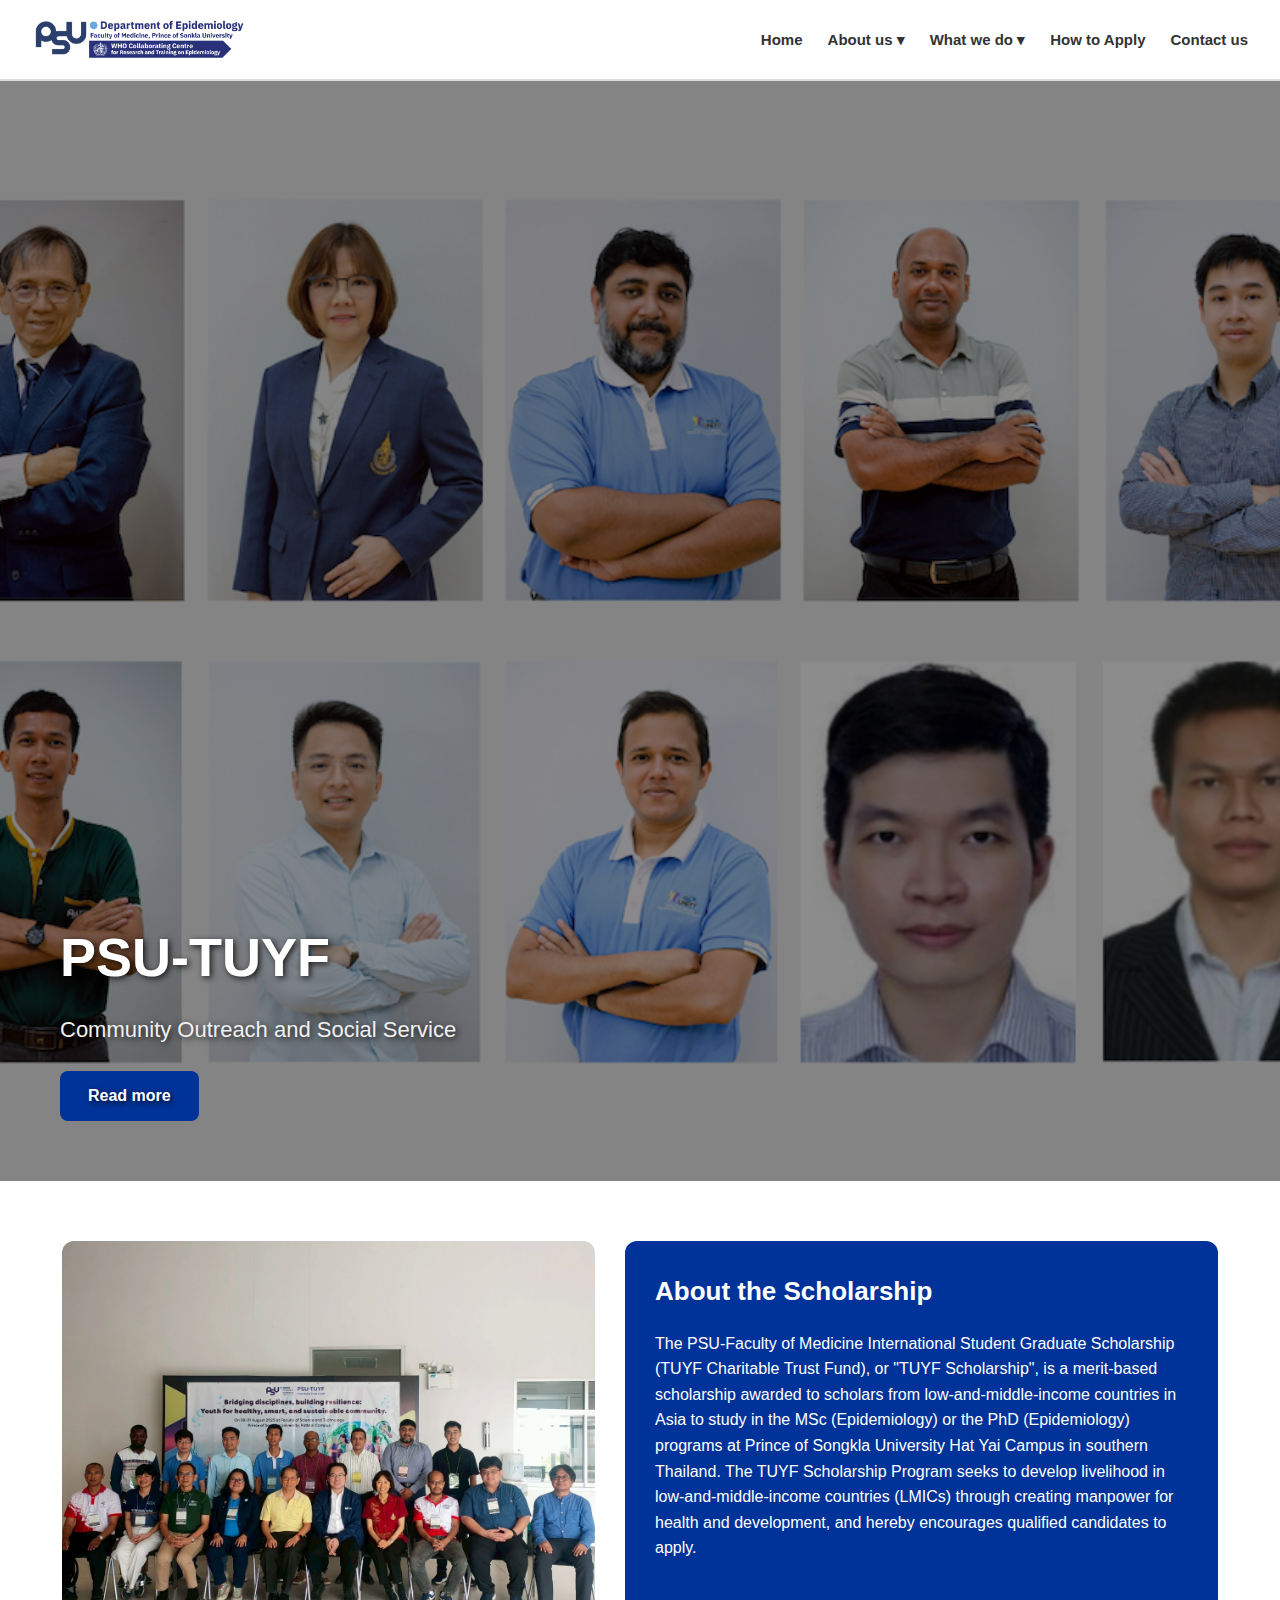
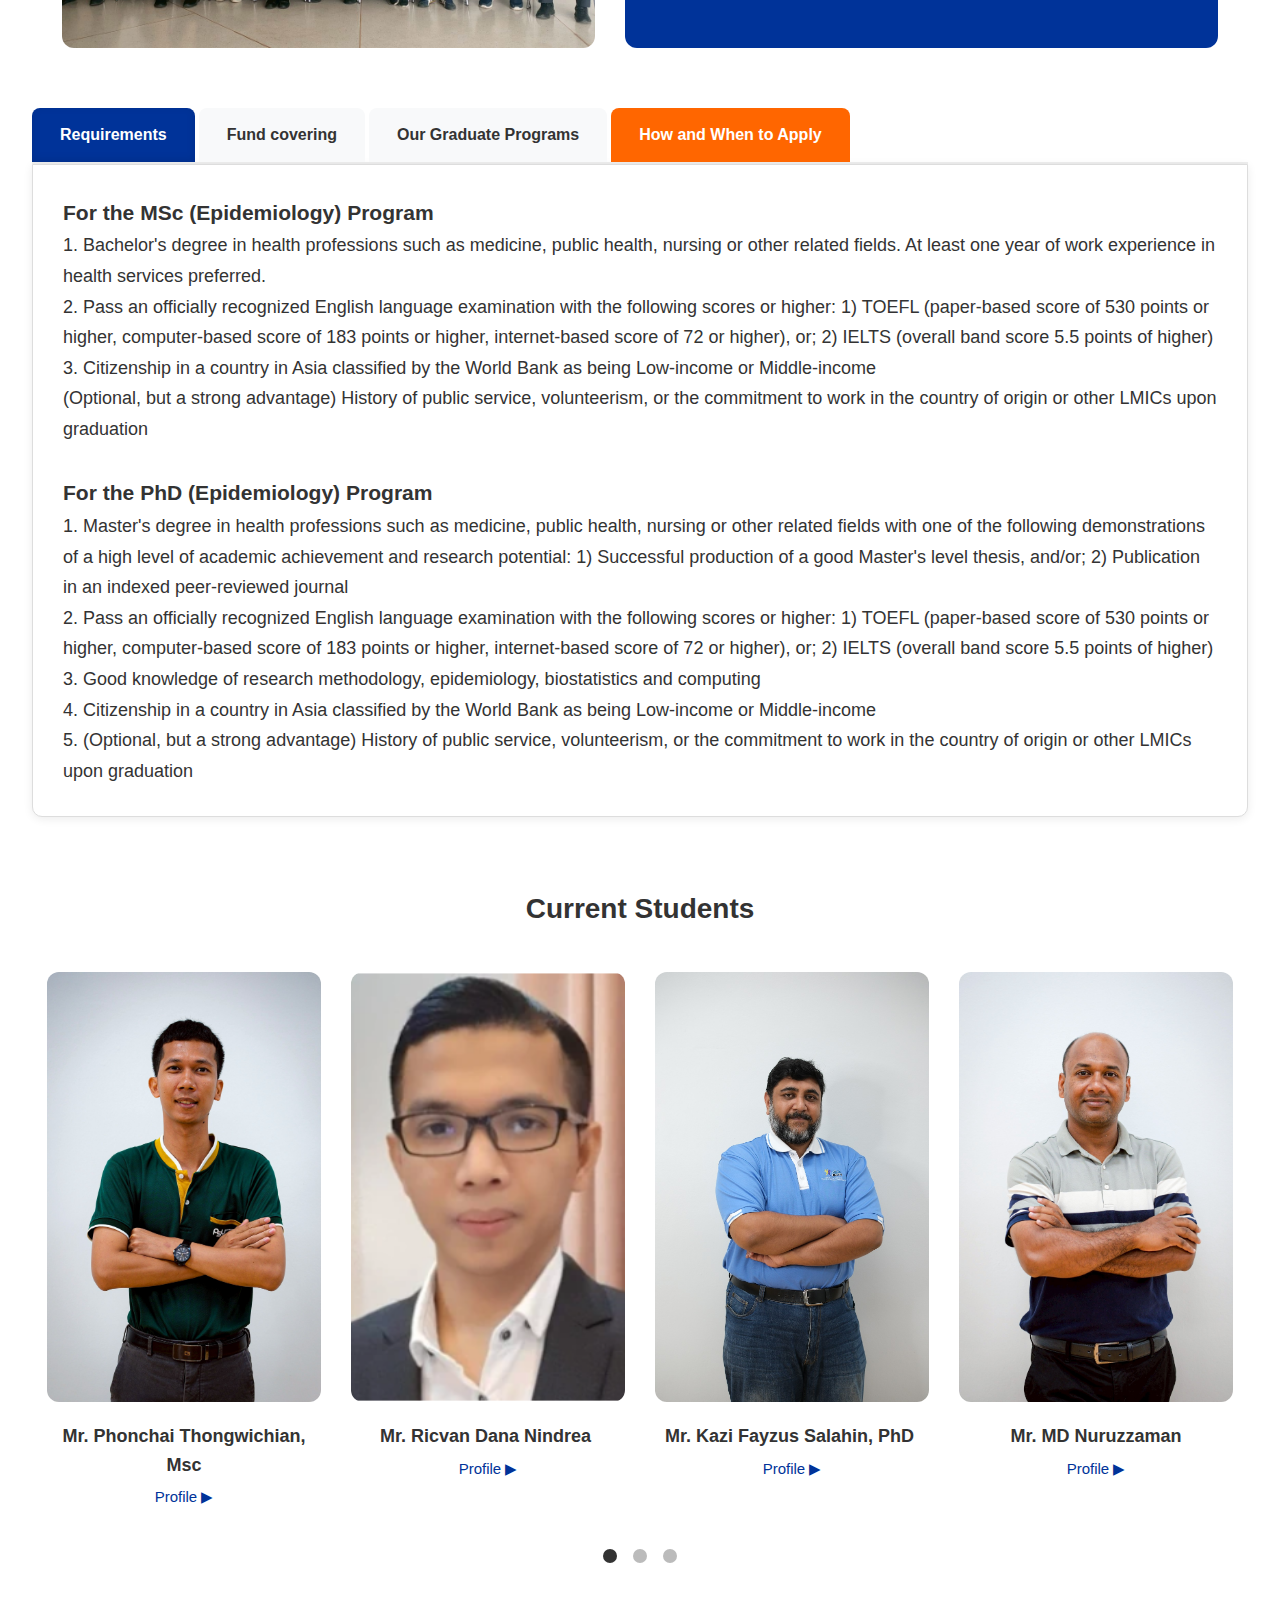
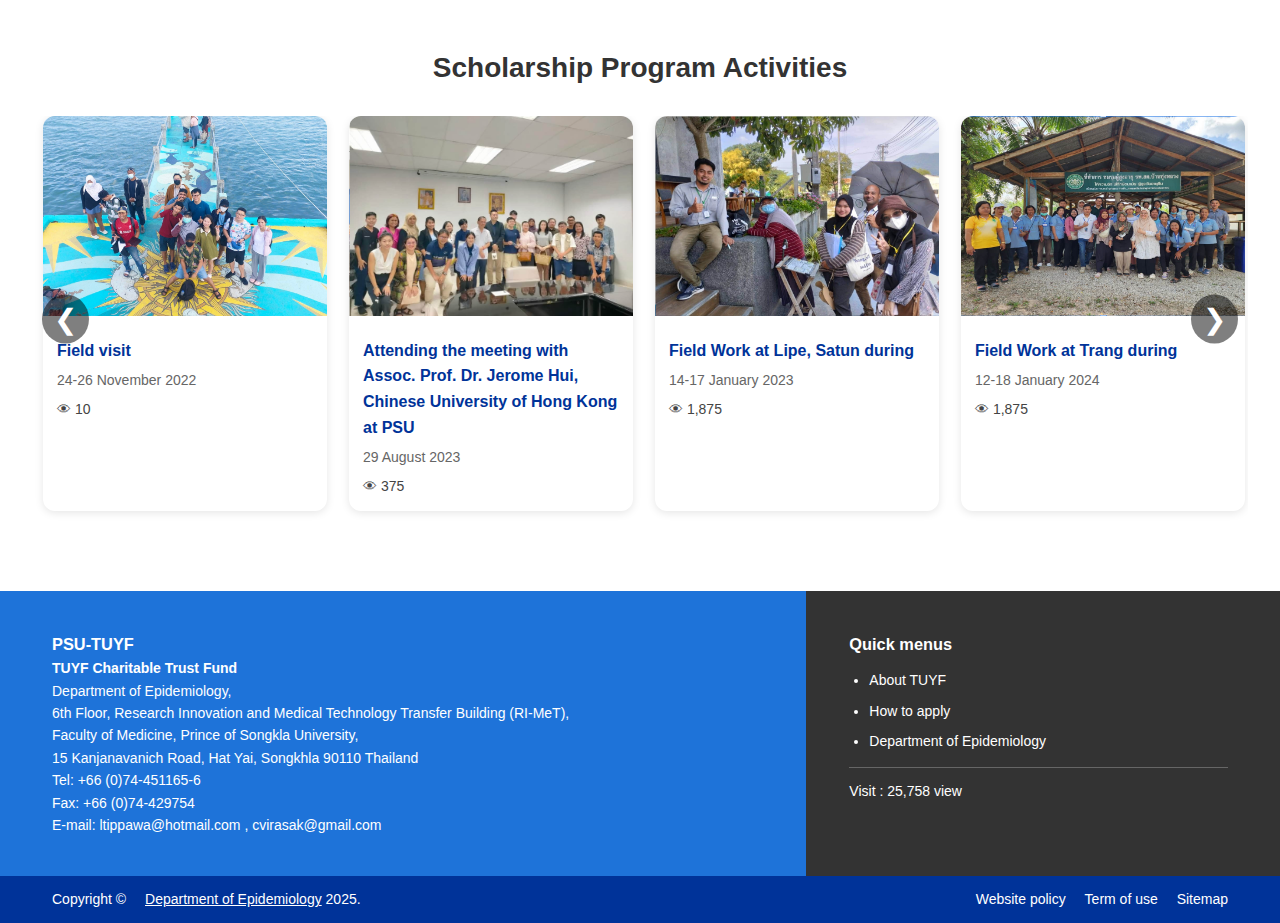
<file: index.html>
<!DOCTYPE html>
<html lang="en">
<head>
  <meta charset="UTF-8">
  <meta name="viewport" content="width=device-width, initial-scale=1.0">
  <title>PSU-TUYF</title>
  <link rel="stylesheet" href="./CSS/style.css">
</head>
<body>

  <!-- Navbar -->
<header>
  <div class="container nav">
    <div class="logo">
      <a href="/index.html">
        <img src="./photo/PSU Logo.png" alt="PSU Department of Epidemiology">
      </a>
    </div>

    <nav>
      <ul>
        <li><a href="#">Home</a></li>
        <li class="dropdown">
          <a href="#">About us ▾</a>
          <ul class="dropdown-content">
            <li><a href="#">History</a></li>
            <li><a href="#">Mission</a></li>
            <li><a href="#">Team</a></li>
          </ul>
        </li>
        <li class="dropdown">
          <a href="#">What we do ▾</a>
          <ul class="dropdown-content">
            <li><a href="#">Research</a></li>
            <li><a href="#">Community Outreach</a></li>
            <li><a href="#">Services</a></li>
          </ul>
        </li>
        <li><a href="#">How to Apply</a></li>
        <li><a href="#">Contact us</a></li>
      </ul>
    </nav>
  </div>
</header>


  <!-- Hero -->
<section class="hero">
  <div class="hero-content">
    <h1>PSU-TUYF</h1>
    <p>Community Outreach and Social Service</p>
    <a href="#" class="btn-hero">Read more</a>
  </div>
</section>

  <!-- About -->
<section class="about container">
  <div class="about-box">
    <div class="about-img">
      <img src="./photo/about_container.jpg" alt="About scholarship">
    </div>
    <div class="about-info">
      <h2>About the Scholarship</h2>
      <p>
        The PSU-Faculty of Medicine International Student Graduate Scholarship (TUYF Charitable Trust Fund), or "TUYF Scholarship", is a merit-based scholarship awarded to scholars from low-and-middle-income countries in Asia to study in the MSc (Epidemiology) or the PhD (Epidemiology) programs at Prince of Songkla University Hat Yai Campus in southern Thailand. The TUYF Scholarship Program seeks to develop livelihood in low-and-middle-income countries (LMICs) through creating manpower for health and development, and hereby encourages qualified candidates to apply.
      </p>
     <!-- <a href="#" class="btn secondary">Download brochure</a> -->
    </div>
  </div>
</section>


  <!-- Tabs Section -->
<section class="tabs container">
  <ul class="tab-nav">
    <li class="active" data-tab="req">Requirements</li>
    <li data-tab="fund">Fund covering</li>
    <li data-tab="grad">Our Graduate Programs</li>
    <li class="highlight" data-tab="apply">How and When to Apply</li>
  </ul>

  <div class="tab-box">
    <div class="tab-content active" id="req">
      <h3>For the MSc (Epidemiology) Program</h3>
      <p>1. Bachelor's degree in health professions such as medicine, public health, nursing or other related fields. At least one year of work experience in health services preferred.</p>
      <p>2. Pass an officially recognized English language examination with the following scores or higher: 1) TOEFL (paper-based score of 530 points or higher, computer-based score of 183 points or higher, internet-based score of 72 or higher), or; 2) IELTS (overall band score 5.5 points of higher)</p>
      <p>3. Citizenship in a country in Asia classified by the World Bank as being Low-income or Middle-income </p>
      <p>(Optional, but a strong advantage) History of public service, volunteerism, or the commitment to work in the country of origin or other LMICs upon graduation </p>
      <br>
      <h3>For the PhD (Epidemiology) Program</h3>
      <p>1. Master's degree in health professions such as medicine, public health, nursing or other related fields with one of the following demonstrations of a high level of academic achievement and research potential: 1) Successful production of a good Master's level thesis, and/or; 2) Publication in an indexed peer-reviewed journal</p>
      <p>2. Pass an officially recognized English language examination with the following scores or higher: 1) TOEFL (paper-based score of 530 points or higher, computer-based score of 183 points or higher, internet-based score of 72 or higher), or; 2) IELTS (overall band score 5.5 points of higher)</p>
      <p>3. Good knowledge of research methodology, epidemiology, biostatistics and computing</p>
      <p>4. Citizenship in a country in Asia classified by the World Bank as being Low-income or Middle-income </p>
      <p>5. (Optional, but a strong advantage) History of public service, volunteerism, or the commitment to work in the country of origin or other LMICs upon graduation  </p>
    </div>

    <div class="tab-content" id="fund">
      <h3>Fund covering</h3>
      <p>Scholarship covers tuition fee, living allowance, health insurance, and research support.</p>
    </div>

    <div class="tab-content" id="grad">
      <h3>Our Graduate Programs</h3>
      <ul>
        <p> Information regarding our programs can be found here: </p>
        <li>Overall:  
          <a href="https://medipe2.psu.ac.th/programme"  target="_blank">
        https://medipe2.psu.ac.th/programme
            </a> 
        </li>
        <li>PhD (Epidemiology) program: 
          <a href="https://medipe2.psu.ac.th/phd"  target="_blank">
        https://medipe2.psu.ac.th/phd
            </a> 
        </li>
        <li>MSc (Epidemiology) program: 
          <a href="https://medipe2.psu.ac.th/msc" target="_blank">
        https://medipe2.psu.ac.th/msc
            </a> 
        </li>
        
      </ul>
    </div>

    <div class="tab-content" id="apply">
      <h3>How and When to Apply</h3>
      <p>Scholarship candidates are expected to follow the same procedures as the International Graduate Programme for Epidemiology link:  
      <a href="https://medipe2.psu.ac.th/apply" target="_blank">
        https://medipe2.psu.ac.th/apply 
            </a>   
      </p>
      <p>To apply for the scholarship, please send your application before …. </p>
    </div>
  </div>
</section>


  <!-- Students -->
<section class="students container">
  <h2>Current Students</h2>
  <div class="student-carousel">
    <div class="student-track">

      <!-- Student 1 -->
      <div class="student-card">
        <img src="./photo/Phonchai.jpg" alt="Student 1">
        <p><b>Mr. Phonchai  Thongwichian,  Msc </b></p>
        <a href="Profile/ProfilePhonchai.html">Profile <span>▶</span></a>
      </div>

      <!-- Student 2 -->
      <div class="student-card">
        <img src="./photo/Ricvan.png" alt="Student 2">
        <p><b>Mr. Ricvan Dana Nindrea </b></p>
        <a href="Profile/ProfileRicvan.html">Profile <span>▶</span></a>
      </div>

      <!-- Student 3 -->
      <div class="student-card">
        <img src="./photo/Kazi.jpg" alt="Student 3">
        <p><b>Mr. Kazi Fayzus Salahin, PhD </b></p>
        <a href="Profile/ProfileKazi.html">Profile <span>▶</span></a>
      </div>

      <!-- Student 4 -->
      <div class="student-card">
        <img src="./photo/MD_Nuruzzaman.jpg" alt="Student 4">
        <p><b>Mr. MD Nuruzzaman</b></p>
        <a href="Profile/ProfileMDNuruzzaman.html">Profile <span>▶</span></a>
      </div>

      <!-- Student 5 -->
      <div class="student-card">
        <img src="./photo/Zhong Yanxu.png" alt="Student 5">
        <p><b>Zhong Yanxu</b></p>
        <a href="Profile/ProfileZhong.html">Profile <span>▶</span></a>
      </div>

      <!-- Student 6 -->
      <div class="student-card">
        <img src="./photo/Vu_Manh.jpg" alt="Student 6">
        <p><b>Mr. Vu Manh Cuong</b></p>
        <a href="Profile/ProfileVu Manh.html">Profile <span>▶</span></a>
      </div>

      <!-- Student 7 -->
      <div class="student-card">
        <img src="./photo/Mostafizur.jpg" alt="Student 7">
        <p><b>Mr. Md. Mostafizur Rahman</b></p>
        <a href="Profile/ProfileMostafizur.html">Profile <span>▶</span></a>
      </div>

      <!-- Student 8 -->
      <div class="student-card">
        <img src="./photo/Vu Anh.png" alt="Student 8">
        <p><b>Mr. Vu Anh Kiet</b></p>
        <a href="Profile/ProfileVuAnh.html">Profile <span>▶</span></a>
      </div>

      <!-- Student 9 -->
      <div class="student-card">
        <img src="./photo/Nghia.jpg" alt="Student 9">
        <p><b>Mr. Nghia Dang Quoc</b></p>
        <a href="Profile/ProfileNghia.html">Profile <span>▶</span></a>
      </div>
      
    </div>
  </div>

  <!-- Navigation Dots -->
  <div class="student-dots">
    <span class="dot active"></span>
    <span class="dot"></span>
    <span class="dot"></span>
  </div>
</section>


 <!-- Activities -->
<section class="activities container">
  <div class="activities-header">
    <h2>Scholarship Program Activities</h2>
  </div>

  <div class="activities-carousel">
    <!-- Track Wrapper -->
    <div class="activities-track-wrapper">
      <div class="activities-track">
        
        <!-- Card 1 -->
        <div class="activity-card">
          <img src="./photo/Fieldvisit24-26November2022.jpg" alt="Activity 1">
          <div class="activity-info">
            <p class="title">Field visit</p>
            <p class="date">24-26 November 2022</p>
            <div class="views">👁 10</div>
          </div>
        </div>

        <!-- Card 2 -->
        <div class="activity-card">
          <img src="./photo/Attending.png" alt="Activity 2">
          <div class="activity-info">
            <p class="title">Attending the meeting with Assoc. Prof. Dr. Jerome Hui, Chinese University of Hong Kong at PSU</p>
            <p class="date">29 August 2023</p>
            <div class="views">👁 375</div>
          </div>
        </div>

        <!-- Card 3 -->
        <div class="activity-card">
          <img src="./photo/FieldWorkatLipe.png" alt="Activity 3">
          <div class="activity-info">
            <p class="title">Field Work at Lipe, Satun during</p>
            <p class="date">14-17 January 2023</p>
            <div class="views">👁 1,875</div>
          </div>
        </div>

        <!-- Card 4 -->
        <div class="activity-card">
          <img src="./photo/FieldWorkatTrang.png" alt="Activity 4">
          <div class="activity-info">
            <p class="title">Field Work at Trang during</p>
            <p class="date">12-18 January 2024</p>
            <div class="views">👁 1,875</div>
          </div>
        </div>

        <!-- Card 5 -->
        <div class="activity-card">
          <img src="./photo/DataCollection.png" alt="Activity 5">
          <div class="activity-info">
            <p class="title">Data Collection in their home country</p>
            <p class="date">Year 2022-2023</p>
            <div class="views">👁 1,875</div>
          </div>
        </div>

        <!-- Card 6 -->
        <div class="activity-card">
          <img src="./photo/Attendthe18.png" alt="Activity 6">
          <div class="activity-info">
            <p class="title">Attend the 18th Postgraduate Forum on Health systems and Policies, Malaysia</p>
            <p class="date">6-7 August 2024</p>
            <div class="views">👁 1,875</div>
          </div>
        </div>


        <!-- Card 7 -->
        <div class="activity-card">
          <img src="./photo/FieldWorkatTrang17-21January2025.png" alt="Activity 7">
          <div class="activity-info">
            <p class="title">Field Work at Trang during</p>
            <p class="date">17-21 January 2025</p>
            <div class="views">👁 1,875</div>
          </div>
        </div>

        <!-- Card 8 -->
        <div class="activity-card">
          <img src="./photo/AttendingAnnual.png" alt="Activity 8">
          <div class="activity-info">
            <p class="title">Attending Annual research conference 2025</p>
            <p class="date">24-25 May 2025</p>
            <div class="views">👁 1,875</div>
          </div>
        </div>

        <!-- Card 9 -->
        <div class="activity-card">
          <img src="./photo/Attendingthe19.png" alt="Activity 9">
          <div class="activity-info">
            <p class="title">Attending the 19th Policy and Action for Sustainable Healthcare 2030, Indonesia</p>
            <p class="date">17-18 June 2025</p>
            <div class="views">👁 1,875</div>
          </div>
        </div>

        <!-- Card 10 -->
        <div class="activity-card">
          <img src="./photo/Interdisciplinary.jpg" alt="Activity 10">
          <div class="activity-info">
            <p class="title">PSU-TUYF Interdisciplinary Youth Conference 2025 during </p>
            <p class="date">30-31 August 2025</p>
            <div class="views">👁 1,875</div>
          </div>
        </div>


        <!-- Card 11 -->
        <div class="activity-card">
          <img src="./photo/Examination.jpg" alt="Activity 11">
          <div class="activity-info">
            <p class="title">Examination</p>
            <p class="date">23 September 2025</p>
            <div class="views">👁 1,875</div>
          </div>
        </div>

      </div>
    </div>

     <!-- ปุ่มควบคุม -->
    <button class="activity-btn prev" aria-label="Previous slide">❮</button>
    <button class="activity-btn next" aria-label="Next slide">❯</button>

  </div>
</section>



<footer>
  <!-- Top -->
  <div class="footer-top">
    <div class="footer-inner">
      <!-- Left (ฟ้า) -->
      <div class="footer-left">
        <h3>PSU-TUYF</h3>
        <p><b>TUYF Charitable Trust Fund</b></p>
        <p>
          Department of Epidemiology,<br>
          6th Floor, Research Innovation and Medical Technology Transfer Building (RI-MeT),<br>
          Faculty of Medicine, Prince of Songkla University,<br>
          15 Kanjanavanich Road, Hat Yai, Songkhla 90110 Thailand
        </p>
        <p>
          Tel: +66 (0)74-451165-6<br>
          Fax: +66 (0)74-429754<br>
          E-mail: ltippawa@hotmail.com , cvirasak@gmail.com
        </p>
      </div>

      <!-- Right (ดำ) -->
      <div class="footer-right">
        <h3>Quick menus</h3>
        <ul>
          <li><a href="#">About TUYF</a></li>
          <li><a href="#">How to apply</a></li>
          <li><a href="#">Department of Epidemiology</a></li>
        </ul>
        <hr>
        <p>Visit : 25,758 view</p>
      </div>
    </div>
  </div>

  <!-- Bottom -->
  <div class="footer-bottom">
    <div class="footer-inner">
      <p>Copyright © <a href="#">Department of Epidemiology</a> 2025.</p>
      <div class="footer-links">
        <a href="#">Website policy</a>
        <a href="#">Term of use</a>
        <a href="#">Sitemap</a>
      </div>
    </div>
  </div>
</footer>


<script src="./JS/script.js"></script>
</body>
</html>
</file>
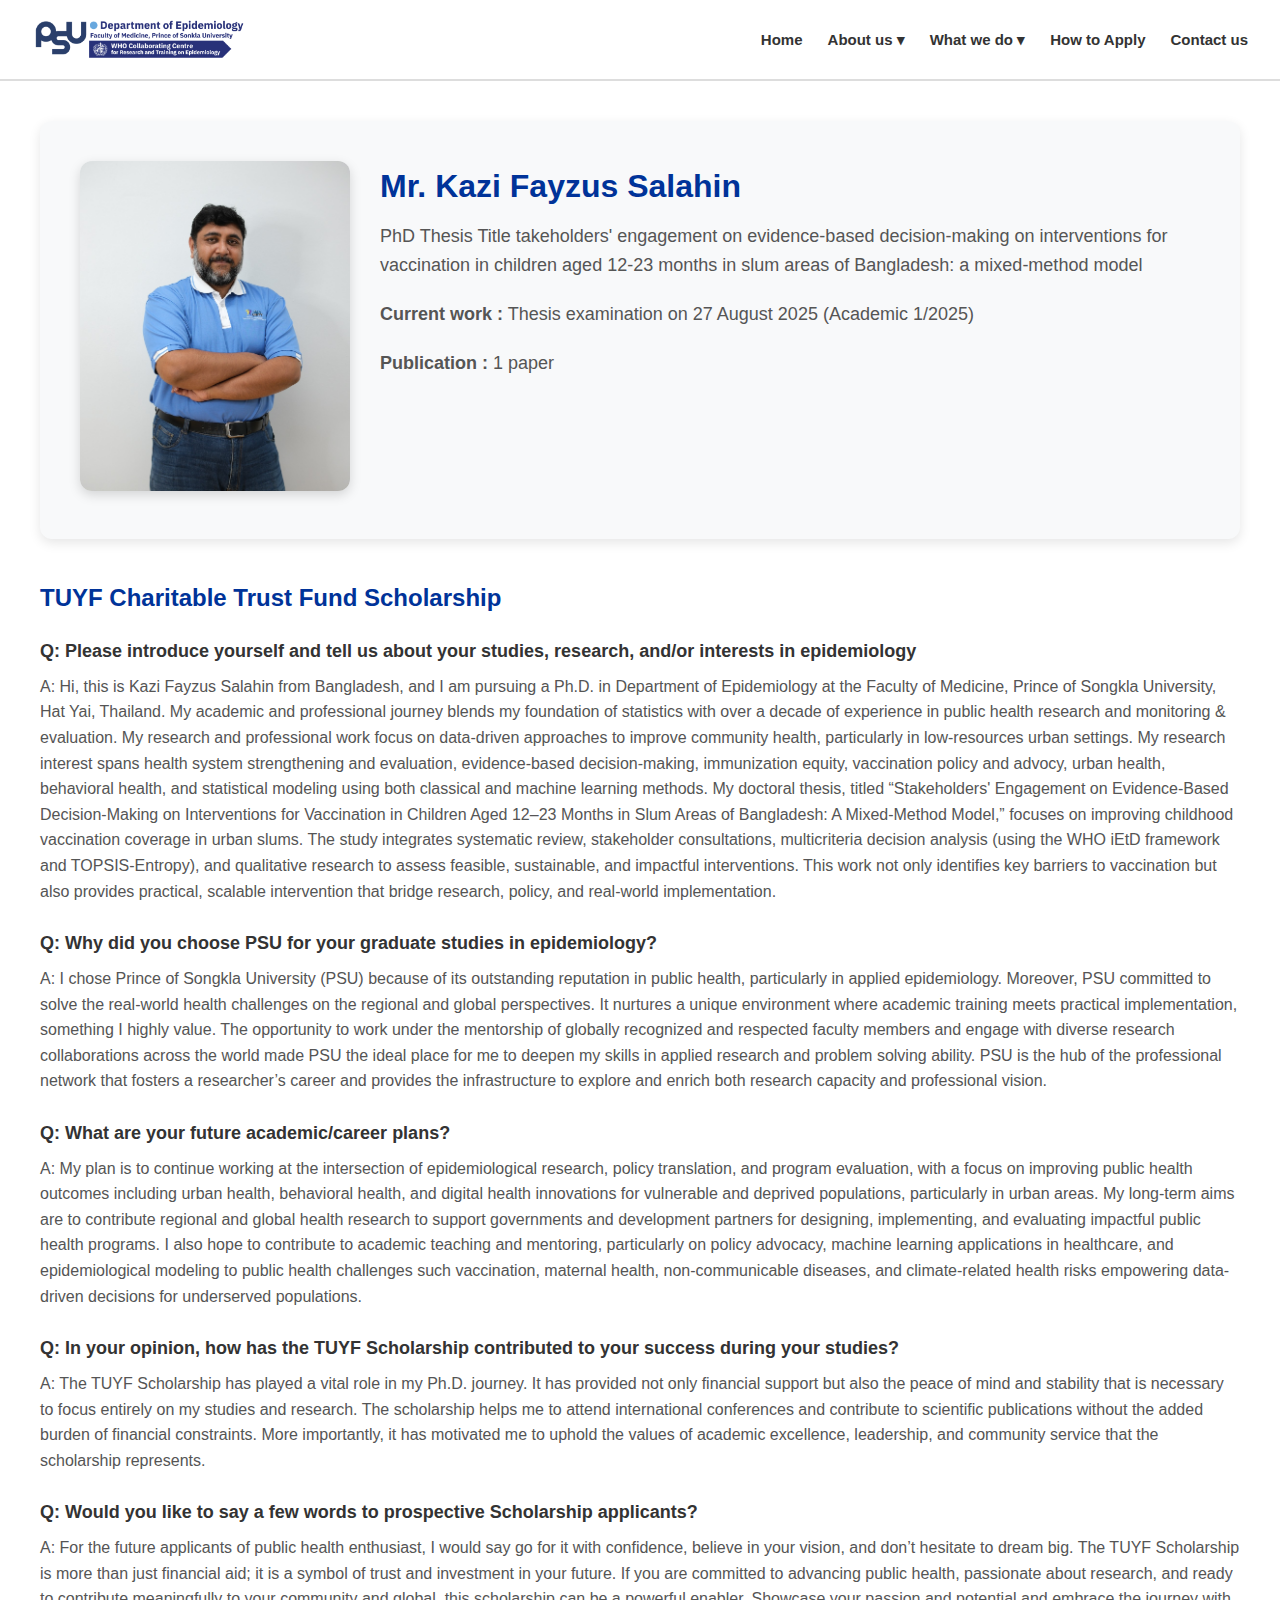
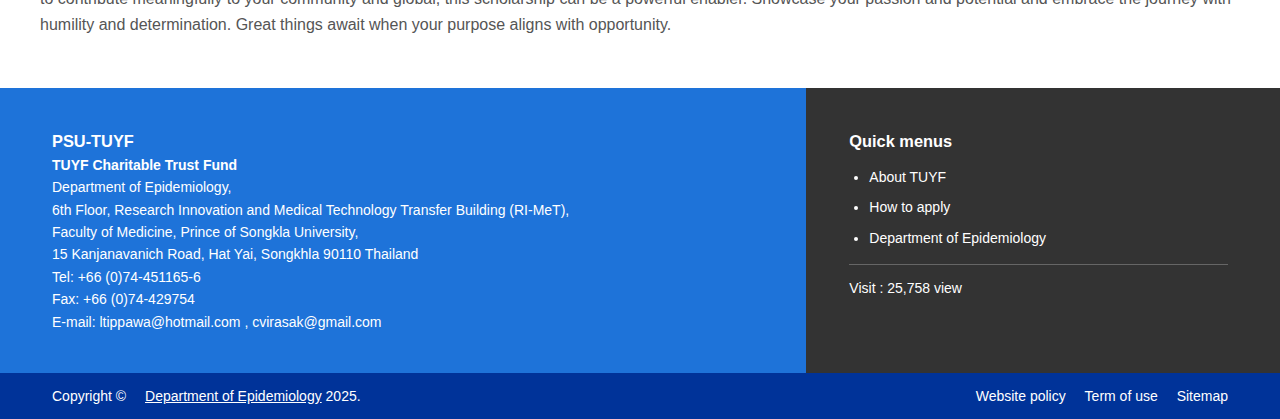
<file: Profile/ProfileKazi.html>
<!DOCTYPE html>
<html lang="en">
<head>
  <meta charset="UTF-8">
  <meta name="viewport" content="width=device-width, initial-scale=1.0">
  <title>Profile</title>
  <!-- CSS หลัก -->
  <link rel="stylesheet" href="../CSS/style.css">
  <!-- CSS เฉพาะหน้า Profile -->
  <link rel="stylesheet" href="../CSS/Profile.css">
</head>

<body>

   <!-- Navbar -->
<header>
  <div class="container nav">
    <div class="logo">
      <a href="../index.html">
        <img src="../photo/PSU Logo.png" alt="PSU Department of Epidemiology">
      </a>
    </div>

    <nav>
      <ul>
        <li><a href="#">Home</a></li>
        <li class="dropdown">
          <a href="#">About us ▾</a>
          <ul class="dropdown-content">
            <li><a href="#">History</a></li>
            <li><a href="#">Mission</a></li>
            <li><a href="#">Team</a></li>
          </ul>
        </li>
        <li class="dropdown">
          <a href="#">What we do ▾</a>
          <ul class="dropdown-content">
            <li><a href="#">Research</a></li>
            <li><a href="#">Community Outreach</a></li>
            <li><a href="#">Services</a></li>
          </ul>
        </li>
        <li><a href="#">How to Apply</a></li>
        <li><a href="#">Contact us</a></li>
      </ul>
    </nav>
  </div>
</header>

  <!-- Profile Hero -->
<section class="profile-hero">
  <div class="profile-photo">
    <img src="../photo/Kazi.jpg" alt="name">
  </div>
  <div class="profile-hero-info">
    <h1>Mr. Kazi Fayzus Salahin </h1>
    <p>PhD Thesis Title takeholders' engagement on evidence-based decision-making on interventions for vaccination in children aged 12-23 months in slum areas of Bangladesh: a mixed-method model</p>
    <p><b> Current work :</b>  Thesis examination on 27 August 2025 (Academic 1/2025)</p>
    <p><b>Publication :</b> 1 paper</p>
  </div>
</section>

  <!-- Interview Section -->
  <section class="profile-interview container">
    <h2>TUYF Charitable Trust Fund Scholarship</h2>

    <div class="qa">
      <h3>Q: Please introduce yourself and tell us about your studies, research, and/or interests in epidemiology</h3>
      <p>A: Hi, this is Kazi Fayzus Salahin from Bangladesh, and I am pursuing a Ph.D. in Department of Epidemiology at the Faculty of Medicine, Prince of Songkla University, Hat Yai, Thailand. My academic and professional journey blends my foundation of statistics with over a decade of experience in public health research and monitoring & evaluation. My research and professional work focus on data-driven approaches to improve community health, particularly in low-resources urban settings. My research interest spans health system strengthening and evaluation, evidence-based decision-making, immunization equity, vaccination policy and advocy, urban health, behavioral health, and statistical modeling using both classical and machine learning methods.
My doctoral thesis, titled “Stakeholders' Engagement on Evidence-Based Decision-Making on Interventions for Vaccination in Children Aged 12–23 Months in Slum Areas of Bangladesh: A Mixed-Method Model,” focuses on improving childhood vaccination coverage in urban slums. The study integrates systematic review, stakeholder consultations, multicriteria decision analysis (using the WHO iEtD framework and TOPSIS-Entropy), and qualitative research to assess feasible, sustainable, and impactful interventions. This work not only identifies key barriers to vaccination but also provides practical, scalable intervention that bridge research, policy, and real-world implementation. </p>
    </div>
    <div class="qa">
      <h3>Q: Why did you choose PSU for your graduate studies in epidemiology?</h3>
      <p>A: I chose Prince of Songkla University (PSU) because of its outstanding reputation in public health, particularly in applied epidemiology. Moreover, PSU committed to solve the real-world health challenges on the regional and global perspectives. It nurtures a unique environment where academic training meets practical implementation, something I highly value. The opportunity to work under the mentorship of globally recognized and respected faculty members and engage with diverse research collaborations across the world made PSU the ideal place for me to deepen my skills in applied research and problem solving ability. PSU is the hub of the professional network that fosters a researcher’s career and provides the infrastructure to explore and enrich both research capacity and professional vision.</p>
    </div>
    <div class="qa">
      <h3>Q: What are your future academic/career plans?</h3>
      <p>A: My plan is to continue working at the intersection of epidemiological research, policy translation, and program evaluation, with a focus on improving public health outcomes including urban health, behavioral health, and digital health innovations for vulnerable and deprived populations, particularly in urban areas. My long-term aims are to contribute regional and global health research to support governments and development partners for designing, implementing, and evaluating impactful public health programs. I also hope to contribute to academic teaching and mentoring, particularly on policy advocacy, machine learning applications in healthcare, and epidemiological modeling to public health challenges such vaccination, maternal health, non-communicable diseases, and climate-related health risks empowering data-driven decisions for underserved populations.</p>
    </div>
    <div class="qa">
      <h3>Q: In your opinion, how has the TUYF Scholarship contributed to your success during your studies?</h3>
      <p>A: The TUYF Scholarship has played a vital role in my Ph.D. journey. It has provided not only financial support but also the peace of mind and stability that is necessary to focus entirely on my studies and research. The scholarship helps me to attend international conferences and contribute to scientific publications without the added burden of financial constraints. More importantly, it has motivated me to uphold the values of academic excellence, leadership, and community service that the scholarship represents.</p>
    </div>
    <div class="qa">
      <h3>Q: Would you like to say a few words to prospective Scholarship applicants?</h3>
      <p>A: For the future applicants of public health enthusiast, I would say go for it with confidence, believe in your vision, and don’t hesitate to dream big. The TUYF Scholarship is more than just financial aid; it is a symbol of trust and investment in your future. If you are committed to advancing public health, passionate about research, and ready to contribute meaningfully to your community and global, this scholarship can be a powerful enabler. Showcase your passion and potential and embrace the journey with humility and determination. Great things await when your purpose aligns with opportunity.</p>
    </div>

  </section>

  <footer>
  <!-- Top -->
  <div class="footer-top">
    <div class="footer-inner">
      <!-- Left (ฟ้า) -->
      <div class="footer-left">
        <h3>PSU-TUYF</h3>
        <p><b>TUYF Charitable Trust Fund</b></p>
        <p>
          Department of Epidemiology,<br>
          6th Floor, Research Innovation and Medical Technology Transfer Building (RI-MeT),<br>
          Faculty of Medicine, Prince of Songkla University,<br>
          15 Kanjanavanich Road, Hat Yai, Songkhla 90110 Thailand
        </p>
        <p>
          Tel: +66 (0)74-451165-6<br>
          Fax: +66 (0)74-429754<br>
          E-mail: ltippawa@hotmail.com , cvirasak@gmail.com
        </p>
      </div>

      <!-- Right (ดำ) -->
      <div class="footer-right">
        <h3>Quick menus</h3>
        <ul>
          <li><a href="#">About TUYF</a></li>
          <li><a href="#">How to apply</a></li>
          <li><a href="#">Department of Epidemiology</a></li>
        </ul>
        <hr>
        <p>Visit : 25,758 view</p>
      </div>
    </div>
  </div>

  <!-- Bottom -->
  <div class="footer-bottom">
    <div class="footer-inner">
      <p>Copyright © <a href="#">Department of Epidemiology</a> 2025.</p>
      <div class="footer-links">
        <a href="#">Website policy</a>
        <a href="#">Term of use</a>
        <a href="#">Sitemap</a>
      </div>
    </div>
  </div>
</footer>

</body>
</html>
</file>
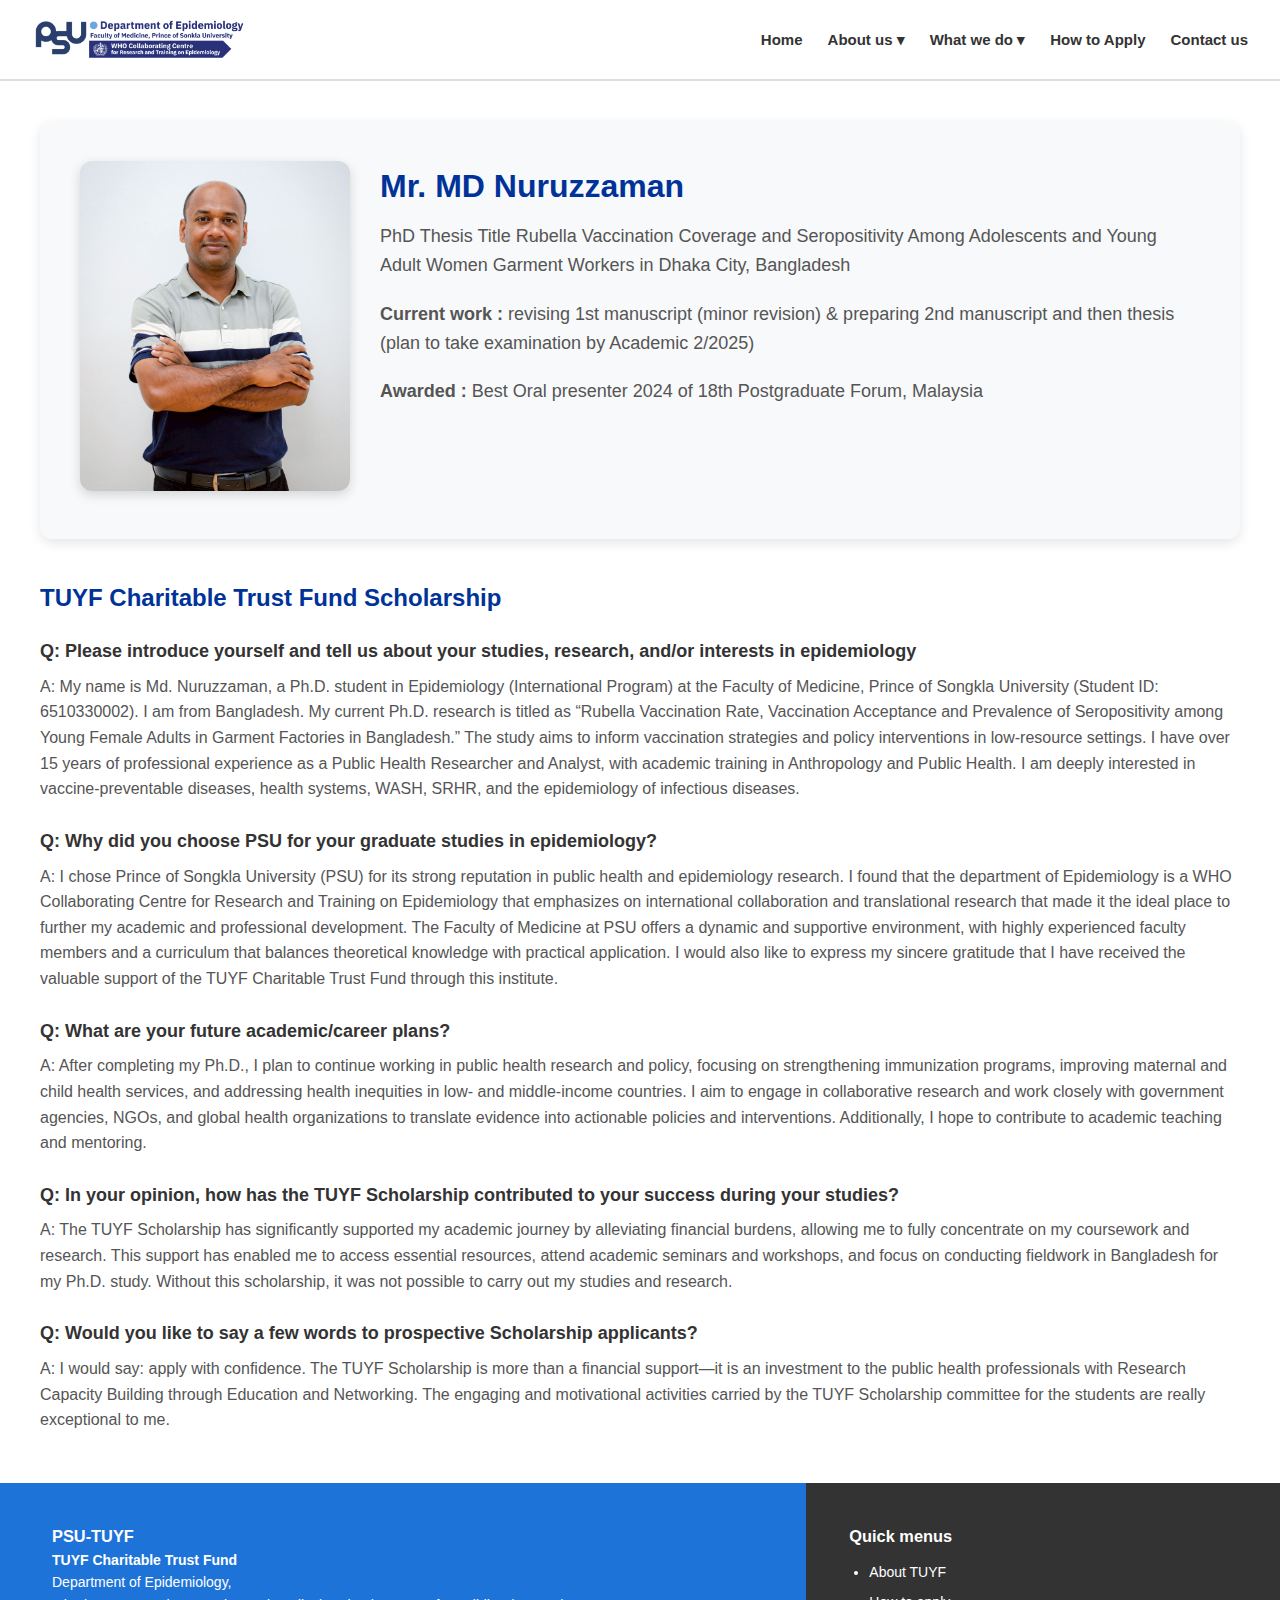
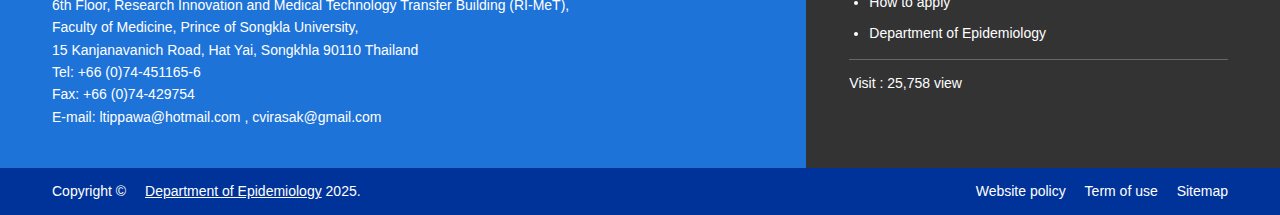
<file: Profile/ProfileMDNuruzzaman.html>
<!DOCTYPE html>
<html lang="en">
<head>
  <meta charset="UTF-8">
  <meta name="viewport" content="width=device-width, initial-scale=1.0">
  <title>Profile</title>
  <!-- CSS หลัก -->
  <link rel="stylesheet" href="../CSS/style.css">
  <!-- CSS เฉพาะหน้า Profile -->
  <link rel="stylesheet" href="../CSS/Profile.css">
</head>

<body>

   <!-- Navbar -->
<header>
  <div class="container nav">
    <div class="logo">
      <a href="../index.html">
        <img src="../photo/PSU Logo.png" alt="PSU Department of Epidemiology">
      </a>
    </div>

    <nav>
      <ul>
        <li><a href="#">Home</a></li>
        <li class="dropdown">
          <a href="#">About us ▾</a>
          <ul class="dropdown-content">
            <li><a href="#">History</a></li>
            <li><a href="#">Mission</a></li>
            <li><a href="#">Team</a></li>
          </ul>
        </li>
        <li class="dropdown">
          <a href="#">What we do ▾</a>
          <ul class="dropdown-content">
            <li><a href="#">Research</a></li>
            <li><a href="#">Community Outreach</a></li>
            <li><a href="#">Services</a></li>
          </ul>
        </li>
        <li><a href="#">How to Apply</a></li>
        <li><a href="#">Contact us</a></li>
      </ul>
    </nav>
  </div>
</header>

  <!-- Profile Hero -->
<section class="profile-hero">
  <div class="profile-photo">
    <img src="../photo/MD_Nuruzzaman.jpg" alt="name">
  </div>
  <div class="profile-hero-info">
    <h1>Mr. MD Nuruzzaman </h1>
    <p> PhD Thesis Title Rubella Vaccination Coverage and Seropositivity Among Adolescents and Young Adult Women Garment Workers in Dhaka City, Bangladesh</p>
    <p><b> Current work :</b>  revising 1st manuscript (minor revision) & preparing 2nd manuscript and then thesis (plan to take examination by Academic 2/2025)</p>
    <p><b> Awarded :</b> Best Oral presenter 2024 of 18th  Postgraduate Forum, Malaysia</p>
  </div>
</section>

  <!-- Interview Section -->
  <section class="profile-interview container">
    <h2>TUYF Charitable Trust Fund Scholarship</h2>

    <div class="qa">
      <h3>Q: Please introduce yourself and tell us about your studies, research, and/or interests in epidemiology</h3>
      <p>A: My name is Md. Nuruzzaman, a Ph.D. student in Epidemiology (International Program) at the Faculty of Medicine, Prince of Songkla University (Student ID: 6510330002). I am from Bangladesh. My current Ph.D. research is titled as “Rubella Vaccination Rate, Vaccination Acceptance and Prevalence of Seropositivity among Young Female Adults in Garment Factories in Bangladesh.” The study aims to inform vaccination strategies and policy interventions in low-resource settings. I have over 15 years of professional experience as a Public Health Researcher and Analyst, with academic training in Anthropology and Public Health. I am deeply interested in vaccine-preventable diseases, health systems, WASH, SRHR, and the epidemiology of infectious diseases.</p>
    </div>
    <div class="qa">
      <h3>Q: Why did you choose PSU for your graduate studies in epidemiology?</h3>
      <p>A: I chose Prince of Songkla University (PSU) for its strong reputation in public health and epidemiology research. I found that the department of Epidemiology is a WHO Collaborating Centre for Research and Training on Epidemiology that emphasizes on international collaboration and translational research that made it the ideal place to further my academic and professional development. The Faculty of Medicine at PSU offers a dynamic and supportive environment, with highly experienced faculty members and a curriculum that balances theoretical knowledge with practical application. I would also like to express my sincere gratitude that I have received the valuable support of the TUYF Charitable Trust Fund through this institute.</p>
    </div>
    <div class="qa">
      <h3>Q: What are your future academic/career plans?</h3>
      <p>A: After completing my Ph.D., I plan to continue working in public health research and policy, focusing on strengthening immunization programs, improving maternal and child health services, and addressing health inequities in low- and middle-income countries. I aim to engage in collaborative research and work closely with government agencies, NGOs, and global health organizations to translate evidence into actionable policies and interventions. Additionally, I hope to contribute to academic teaching and mentoring.</p>
    </div>
    <div class="qa">
      <h3>Q: In your opinion, how has the TUYF Scholarship contributed to your success during your studies?</h3>
      <p>A: The TUYF Scholarship has significantly supported my academic journey by alleviating financial burdens, allowing me to fully concentrate on my coursework and research. This support has enabled me to access essential resources, attend academic seminars and workshops, and focus on conducting fieldwork in Bangladesh for my Ph.D. study. Without this scholarship, it was not possible to carry out my studies and research.</p>
    </div>
    <div class="qa">
      <h3>Q: Would you like to say a few words to prospective Scholarship applicants?</h3>
      <p>A: I would say: apply with confidence. The TUYF Scholarship is more than a financial support—it is an investment to the public health professionals with Research Capacity Building through Education and Networking. The engaging and motivational activities carried by the TUYF Scholarship committee for the students are really exceptional to me. </p>
    </div>

  </section>

  <footer>
  <!-- Top -->
  <div class="footer-top">
    <div class="footer-inner">
      <!-- Left (ฟ้า) -->
      <div class="footer-left">
        <h3>PSU-TUYF</h3>
        <p><b>TUYF Charitable Trust Fund</b></p>
        <p>
          Department of Epidemiology,<br>
          6th Floor, Research Innovation and Medical Technology Transfer Building (RI-MeT),<br>
          Faculty of Medicine, Prince of Songkla University,<br>
          15 Kanjanavanich Road, Hat Yai, Songkhla 90110 Thailand
        </p>
        <p>
          Tel: +66 (0)74-451165-6<br>
          Fax: +66 (0)74-429754<br>
          E-mail: ltippawa@hotmail.com , cvirasak@gmail.com
        </p>
      </div>

      <!-- Right (ดำ) -->
      <div class="footer-right">
        <h3>Quick menus</h3>
        <ul>
          <li><a href="#">About TUYF</a></li>
          <li><a href="#">How to apply</a></li>
          <li><a href="#">Department of Epidemiology</a></li>
        </ul>
        <hr>
        <p>Visit : 25,758 view</p>
      </div>
    </div>
  </div>

  <!-- Bottom -->
  <div class="footer-bottom">
    <div class="footer-inner">
      <p>Copyright © <a href="#">Department of Epidemiology</a> 2025.</p>
      <div class="footer-links">
        <a href="#">Website policy</a>
        <a href="#">Term of use</a>
        <a href="#">Sitemap</a>
      </div>
    </div>
  </div>
</footer>

</body>
</html>
</file>
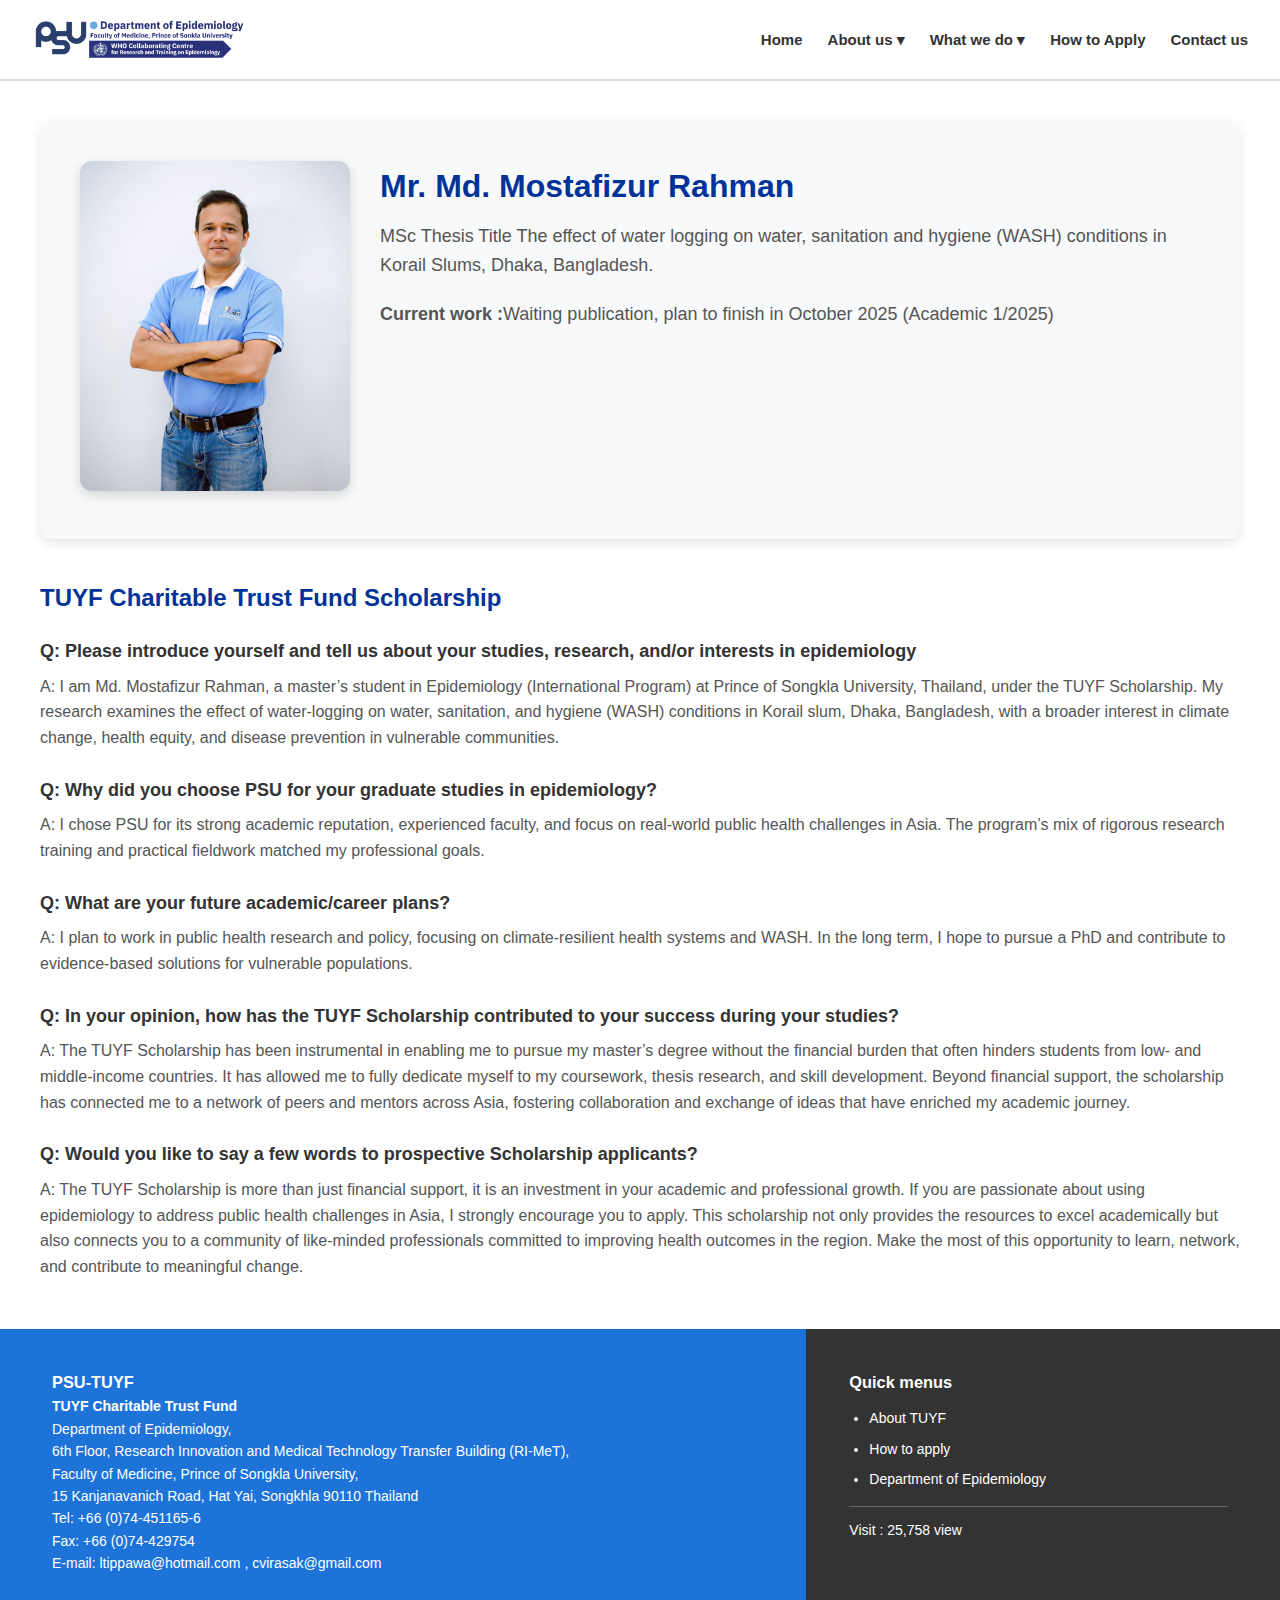
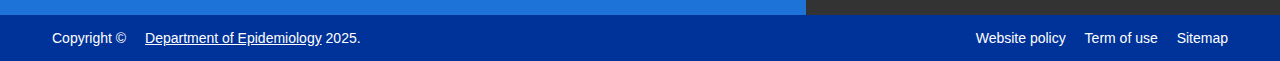
<file: Profile/ProfileMostafizur.html>
<!DOCTYPE html>
<html lang="en">
<head>
  <meta charset="UTF-8">
  <meta name="viewport" content="width=device-width, initial-scale=1.0">
  <title>Profile</title>
  <!-- CSS หลัก -->
  <link rel="stylesheet" href="../CSS/style.css">
  <!-- CSS เฉพาะหน้า Profile -->
  <link rel="stylesheet" href="../CSS/Profile.css">
</head>

<body>

   <!-- Navbar -->
<header>
  <div class="container nav">
    <div class="logo">
      <a href="../index.html">
        <img src="../photo/PSU Logo.png" alt="PSU Department of Epidemiology">
      </a>
    </div>

    <nav>
      <ul>
        <li><a href="#">Home</a></li>
        <li class="dropdown">
          <a href="#">About us ▾</a>
          <ul class="dropdown-content">
            <li><a href="#">History</a></li>
            <li><a href="#">Mission</a></li>
            <li><a href="#">Team</a></li>
          </ul>
        </li>
        <li class="dropdown">
          <a href="#">What we do ▾</a>
          <ul class="dropdown-content">
            <li><a href="#">Research</a></li>
            <li><a href="#">Community Outreach</a></li>
            <li><a href="#">Services</a></li>
          </ul>
        </li>
        <li><a href="#">How to Apply</a></li>
        <li><a href="#">Contact us</a></li>
      </ul>
    </nav>
  </div>
</header>

  <!-- Profile Hero -->
<section class="profile-hero">
  <div class="profile-photo">
    <img src="../photo/Mostafizur.jpg" alt="name">
  </div>
  <div class="profile-hero-info">
    <h1>Mr. Md. Mostafizur Rahman</h1>
    <p> MSc Thesis Title The effect of water logging on water, sanitation and hygiene (WASH) conditions in Korail Slums, Dhaka, Bangladesh.</p>
    <p><b> Current work :</b>Waiting publication, plan to finish in October 2025 (Academic 1/2025)</p>
  </div>
</section>

  <!-- Interview Section -->
  <section class="profile-interview container">
    <h2>TUYF Charitable Trust Fund Scholarship</h2>

    <div class="qa">
      <h3>Q: Please introduce yourself and tell us about your studies, research, and/or interests in epidemiology</h3>
      <p>A: I am Md. Mostafizur Rahman, a master’s student in Epidemiology (International Program) at Prince of Songkla University, Thailand, under the TUYF Scholarship. My research examines the effect of water-logging on water, sanitation, and hygiene (WASH) conditions in Korail slum, Dhaka, Bangladesh, with a broader interest in climate change, health equity, and disease prevention in vulnerable communities.</p>
    </div>
    <div class="qa">
      <h3>Q: Why did you choose PSU for your graduate studies in epidemiology?</h3>
      <p>A: I chose PSU for its strong academic reputation, experienced faculty, and focus on real-world public health challenges in Asia. The program’s mix of rigorous research training and practical fieldwork matched my professional goals.</p>
    </div>
    <div class="qa">
      <h3>Q: What are your future academic/career plans?</h3>
      <p>A: I plan to work in public health research and policy, focusing on climate-resilient health systems and WASH. In the long term, I hope to pursue a PhD and contribute to evidence-based solutions for vulnerable populations.</p>
    </div>
    <div class="qa">
      <h3>Q: In your opinion, how has the TUYF Scholarship contributed to your success during your studies?</h3>
      <p>A: The TUYF Scholarship has been instrumental in enabling me to pursue my master’s degree without the financial burden that often hinders students from low- and middle-income countries. It has allowed me to fully dedicate myself to my coursework, thesis research, and skill development. Beyond financial support, the scholarship has connected me to a network of peers and mentors across Asia, fostering collaboration and exchange of ideas that have enriched my academic journey.</p>
    </div>
    <div class="qa">
      <h3>Q: Would you like to say a few words to prospective Scholarship applicants?</h3>
      <p>A: The TUYF Scholarship is more than just financial support, it is an investment in your academic and professional growth. If you are passionate about using epidemiology to address public health challenges in Asia, I strongly encourage you to apply. This scholarship not only provides the resources to excel academically but also connects you to a community of like-minded professionals committed to improving health outcomes in the region. Make the most of this opportunity to learn, network, and contribute to meaningful change.</p>
    </div>

  </section>

  <footer>
  <!-- Top -->
  <div class="footer-top">
    <div class="footer-inner">
      <!-- Left (ฟ้า) -->
      <div class="footer-left">
        <h3>PSU-TUYF</h3>
        <p><b>TUYF Charitable Trust Fund</b></p>
        <p>
          Department of Epidemiology,<br>
          6th Floor, Research Innovation and Medical Technology Transfer Building (RI-MeT),<br>
          Faculty of Medicine, Prince of Songkla University,<br>
          15 Kanjanavanich Road, Hat Yai, Songkhla 90110 Thailand
        </p>
        <p>
          Tel: +66 (0)74-451165-6<br>
          Fax: +66 (0)74-429754<br>
          E-mail: ltippawa@hotmail.com , cvirasak@gmail.com
        </p>
      </div>

      <!-- Right (ดำ) -->
      <div class="footer-right">
        <h3>Quick menus</h3>
        <ul>
          <li><a href="#">About TUYF</a></li>
          <li><a href="#">How to apply</a></li>
          <li><a href="#">Department of Epidemiology</a></li>
        </ul>
        <hr>
        <p>Visit : 25,758 view</p>
      </div>
    </div>
  </div>

  <!-- Bottom -->
  <div class="footer-bottom">
    <div class="footer-inner">
      <p>Copyright © <a href="#">Department of Epidemiology</a> 2025.</p>
      <div class="footer-links">
        <a href="#">Website policy</a>
        <a href="#">Term of use</a>
        <a href="#">Sitemap</a>
      </div>
    </div>
  </div>
</footer>

</body>
</html>
</file>
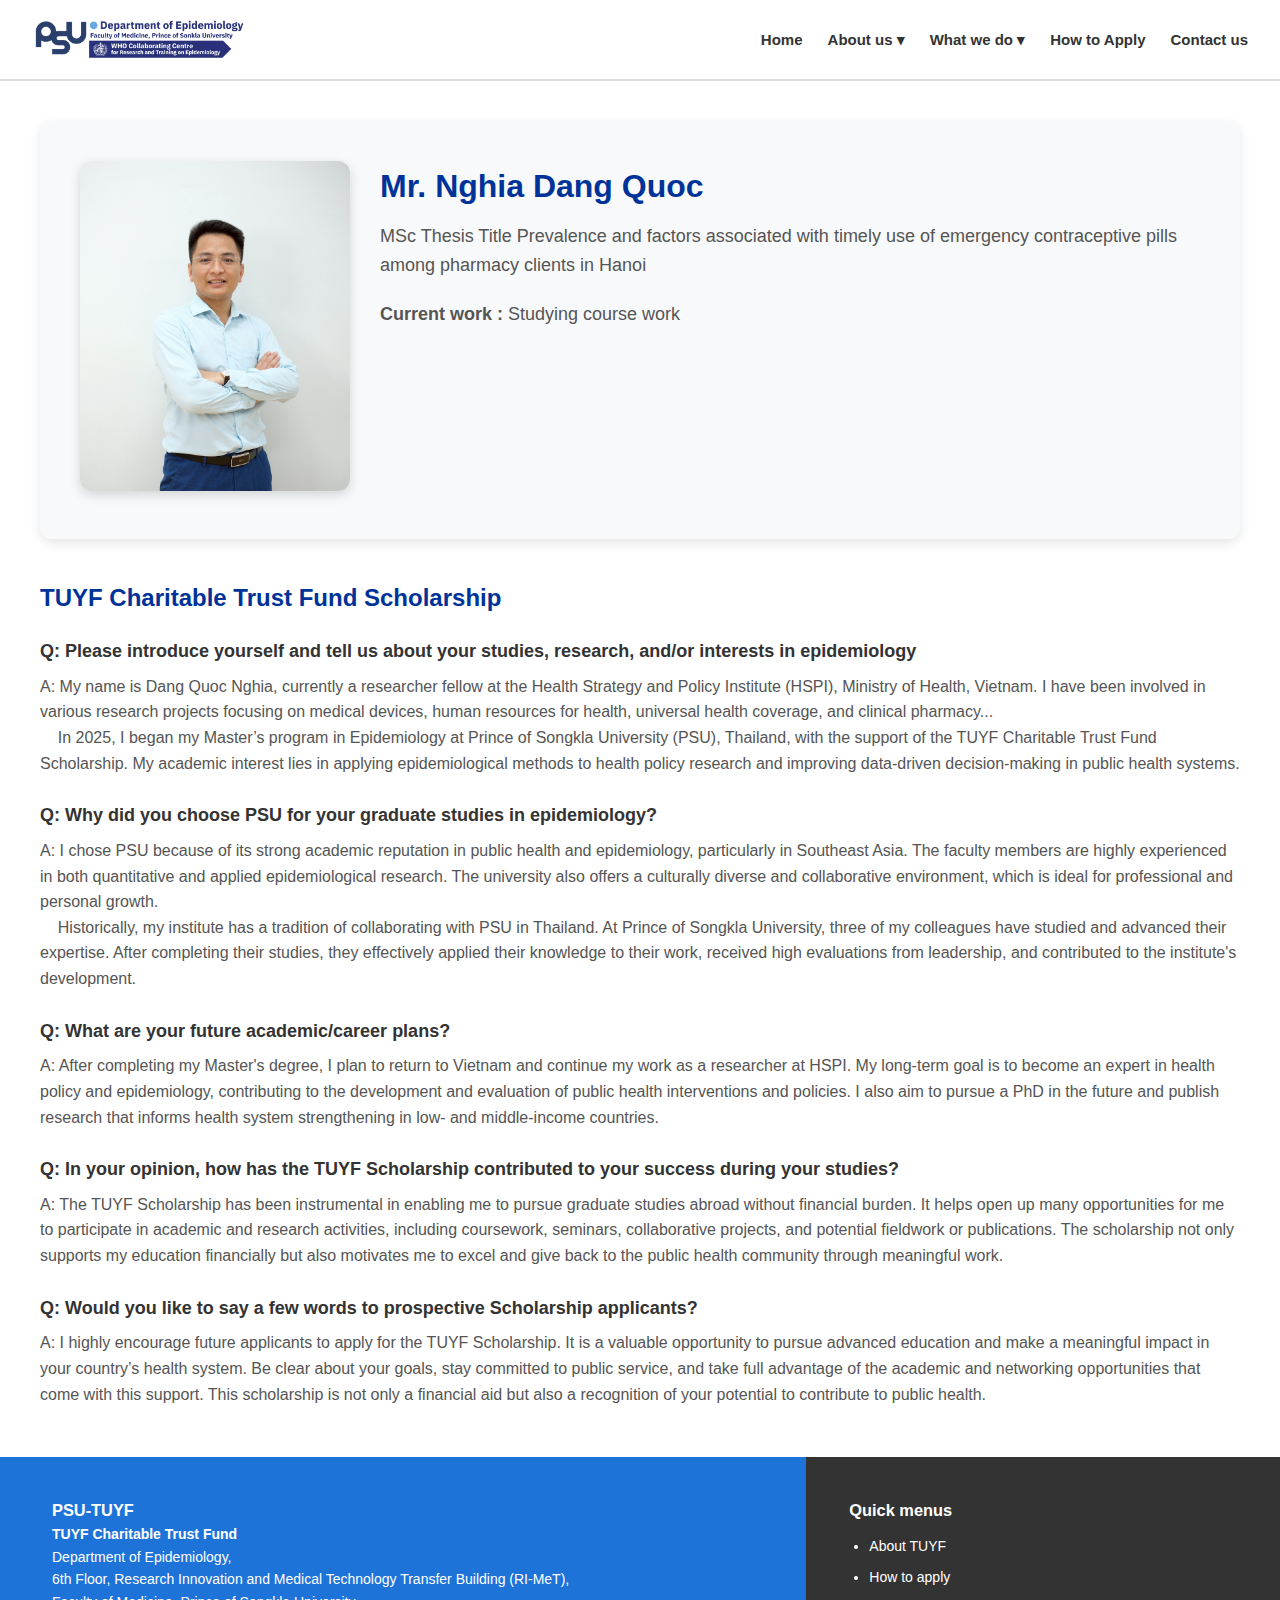
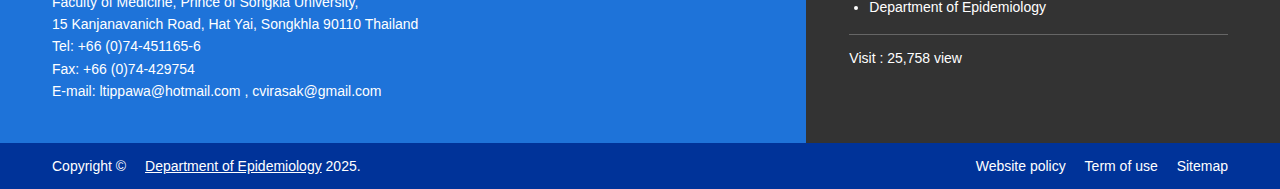
<file: Profile/ProfileNghia.html>
<!DOCTYPE html>
<html lang="en">
<head>
  <meta charset="UTF-8">
  <meta name="viewport" content="width=device-width, initial-scale=1.0">
  <title>Profile</title>
  <!-- CSS หลัก -->
  <link rel="stylesheet" href="../CSS/style.css">
  <!-- CSS เฉพาะหน้า Profile -->
  <link rel="stylesheet" href="../CSS/Profile.css">
</head>

<body>

   <!-- Navbar -->
<header>
  <div class="container nav">
    <div class="logo">
      <a href="../index.html">
        <img src="../photo/PSU Logo.png" alt="PSU Department of Epidemiology">
      </a>
    </div>

    <nav>
      <ul>
        <li><a href="#">Home</a></li>
        <li class="dropdown">
          <a href="#">About us ▾</a>
          <ul class="dropdown-content">
            <li><a href="#">History</a></li>
            <li><a href="#">Mission</a></li>
            <li><a href="#">Team</a></li>
          </ul>
        </li>
        <li class="dropdown">
          <a href="#">What we do ▾</a>
          <ul class="dropdown-content">
            <li><a href="#">Research</a></li>
            <li><a href="#">Community Outreach</a></li>
            <li><a href="#">Services</a></li>
          </ul>
        </li>
        <li><a href="#">How to Apply</a></li>
        <li><a href="#">Contact us</a></li>
      </ul>
    </nav>
  </div>
</header>

  <!-- Profile Hero -->
<section class="profile-hero">
  <div class="profile-photo">
    <img src="../photo/Nghia.jpg" alt="name">
  </div>
  <div class="profile-hero-info">
    <h1>Mr. Nghia Dang Quoc</h1>
    <p>MSc Thesis Title Prevalence and factors associated with timely use of emergency contraceptive pills among pharmacy clients in Hanoi</p>
    <p><b> Current work :</b> Studying course work </p>
  </div>
</section>

  <!-- Interview Section -->
  <section class="profile-interview container">
    <h2>TUYF Charitable Trust Fund Scholarship</h2>

    <div class="qa">
      <h3>Q: Please introduce yourself and tell us about your studies, research, and/or interests in epidemiology</h3>
      <p>A: My name is Dang Quoc Nghia, currently a researcher fellow at the Health Strategy and Policy Institute (HSPI), Ministry of Health, Vietnam. I have been involved in various research projects focusing on medical devices, human resources for health, universal health coverage, and clinical pharmacy...</p>
      <p> &nbsp; &nbsp; In 2025, I began my Master’s program in Epidemiology at Prince of Songkla University (PSU), Thailand, with the support of the TUYF Charitable Trust Fund Scholarship. My academic interest lies in applying epidemiological methods to health policy research and improving data-driven decision-making in public health systems.</p>
    </div>
    <div class="qa">
      <h3>Q: Why did you choose PSU for your graduate studies in epidemiology?</h3>
      <p>A: I chose PSU because of its strong academic reputation in public health and epidemiology, particularly in Southeast Asia. The faculty members are highly experienced in both quantitative and applied epidemiological research. The university also offers a culturally diverse and collaborative environment, which is ideal for professional and personal growth.</p>
      <p>&nbsp; &nbsp;  Historically, my institute has a tradition of collaborating with PSU in Thailand. At Prince of Songkla University, three of my colleagues have studied and advanced their expertise. After completing their studies, they effectively applied their knowledge to their work, received high evaluations from leadership, and contributed to the institute's development.</p>
    </div>
    <div class="qa">
      <h3>Q: What are your future academic/career plans?</h3>
      <p>A: After completing my Master's degree, I plan to return to Vietnam and continue my work as a researcher at HSPI. My long-term goal is to become an expert in health policy and epidemiology, contributing to the development and evaluation of public health interventions and policies. I also aim to pursue a PhD in the future and publish research that informs health system strengthening in low- and middle-income countries.</p>
    </div>
    <div class="qa">
      <h3>Q: In your opinion, how has the TUYF Scholarship contributed to your success during your studies?</h3>
      <p>A: The TUYF Scholarship has been instrumental in enabling me to pursue graduate studies abroad without financial burden. It helps open up many opportunities for me to participate in academic and research activities, including coursework, seminars, collaborative projects, and potential fieldwork or publications. The scholarship not only supports my education financially but also motivates me to excel and give back to the public health community through meaningful work.</p>
    </div>
    <div class="qa">
      <h3>Q: Would you like to say a few words to prospective Scholarship applicants?</h3>
      <p>A: I highly encourage future applicants to apply for the TUYF Scholarship. It is a valuable opportunity to pursue advanced education and make a meaningful impact in your country’s health system. Be clear about your goals, stay committed to public service, and take full advantage of the academic and networking opportunities that come with this support. This scholarship is not only a financial aid but also a recognition of your potential to contribute to public health.</p>
    </div>

  </section>

  <footer>
  <!-- Top -->
  <div class="footer-top">
    <div class="footer-inner">
      <!-- Left (ฟ้า) -->
      <div class="footer-left">
        <h3>PSU-TUYF</h3>
        <p><b>TUYF Charitable Trust Fund</b></p>
        <p>
          Department of Epidemiology,<br>
          6th Floor, Research Innovation and Medical Technology Transfer Building (RI-MeT),<br>
          Faculty of Medicine, Prince of Songkla University,<br>
          15 Kanjanavanich Road, Hat Yai, Songkhla 90110 Thailand
        </p>
        <p>
          Tel: +66 (0)74-451165-6<br>
          Fax: +66 (0)74-429754<br>
          E-mail: ltippawa@hotmail.com , cvirasak@gmail.com
        </p>
      </div>

      <!-- Right (ดำ) -->
      <div class="footer-right">
        <h3>Quick menus</h3>
        <ul>
          <li><a href="#">About TUYF</a></li>
          <li><a href="#">How to apply</a></li>
          <li><a href="#">Department of Epidemiology</a></li>
        </ul>
        <hr>
        <p>Visit : 25,758 view</p>
      </div>
    </div>
  </div>

  <!-- Bottom -->
  <div class="footer-bottom">
    <div class="footer-inner">
      <p>Copyright © <a href="#">Department of Epidemiology</a> 2025.</p>
      <div class="footer-links">
        <a href="#">Website policy</a>
        <a href="#">Term of use</a>
        <a href="#">Sitemap</a>
      </div>
    </div>
  </div>
</footer>

</body>
</html>
</file>
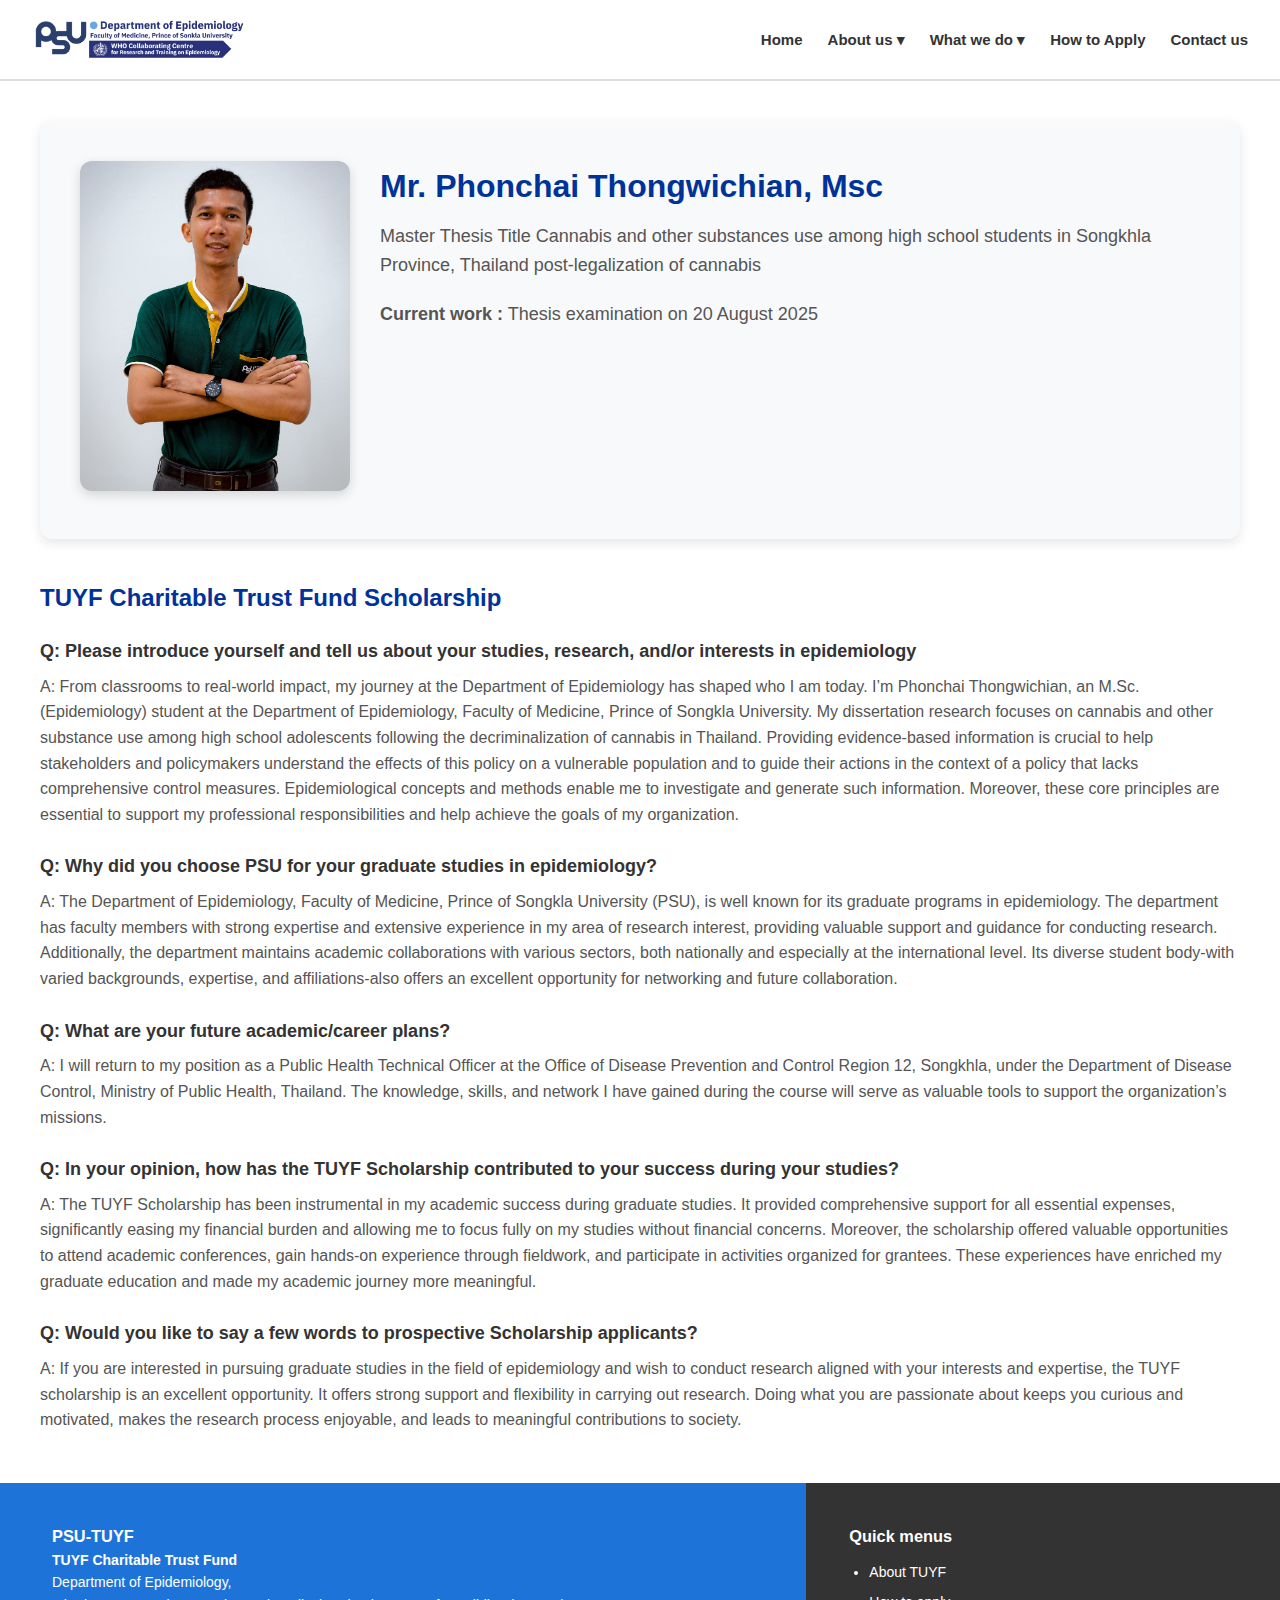
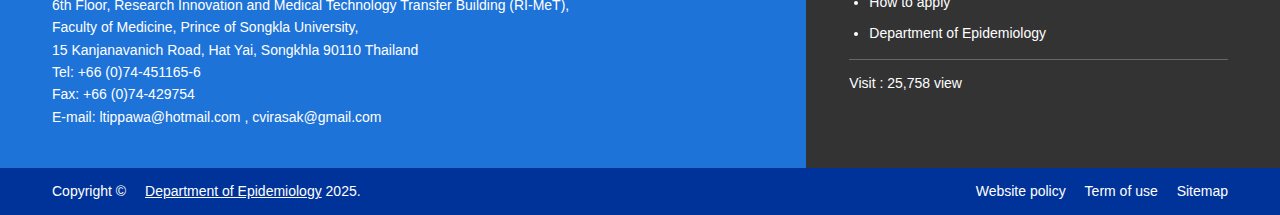
<file: Profile/ProfilePhonchai.html>
<!DOCTYPE html>
<html lang="en">
<head>
  <meta charset="UTF-8">
  <meta name="viewport" content="width=device-width, initial-scale=1.0">
  <title>Profile</title>
  <!-- CSS หลัก -->
  <link rel="stylesheet" href="../CSS/style.css">
  <!-- CSS เฉพาะหน้า Profile -->
  <link rel="stylesheet" href="../CSS/Profile.css">
</head>

<body>

   <!-- Navbar -->
<header>
  <div class="container nav">
    <div class="logo">
      <a href="../index.html">
        <img src="../photo/PSU Logo.png" alt="PSU Department of Epidemiology">
      </a>
    </div>

    <nav>
      <ul>
        <li><a href="#">Home</a></li>
        <li class="dropdown">
          <a href="#">About us ▾</a>
          <ul class="dropdown-content">
            <li><a href="#">History</a></li>
            <li><a href="#">Mission</a></li>
            <li><a href="#">Team</a></li>
          </ul>
        </li>
        <li class="dropdown">
          <a href="#">What we do ▾</a>
          <ul class="dropdown-content">
            <li><a href="#">Research</a></li>
            <li><a href="#">Community Outreach</a></li>
            <li><a href="#">Services</a></li>
          </ul>
        </li>
        <li><a href="#">How to Apply</a></li>
        <li><a href="#">Contact us</a></li>
      </ul>
    </nav>
  </div>
</header>

  <!-- Profile Hero -->
<section class="profile-hero">
  <div class="profile-photo">
    <img src="../photo/Phonchai.jpg" alt="name">
  </div>
  <div class="profile-hero-info">
    <h1>Mr. Phonchai  Thongwichian,  Msc</h1>
    <p> Master Thesis Title Cannabis and other substances use among high school students in Songkhla Province, Thailand post-legalization of cannabis </p>
    <p><b> Current work :</b> Thesis examination on 20 August 2025</p>
  </div>
</section>

  <!-- Interview Section -->
  <section class="profile-interview container">
    <h2>TUYF Charitable Trust Fund Scholarship</h2>

    <div class="qa">
      <h3>Q: Please introduce yourself and tell us about your studies, research, and/or interests in epidemiology</h3>
      <p>A: From classrooms to real-world impact, my journey at the Department of Epidemiology has shaped who I am today. I’m Phonchai Thongwichian, an M.Sc. (Epidemiology) student at the Department of Epidemiology, Faculty of Medicine, Prince of Songkla University. My dissertation research focuses on cannabis and other substance use among high school adolescents following the decriminalization of cannabis in Thailand. Providing evidence-based information is crucial to help stakeholders and policymakers understand the effects of this policy on a vulnerable population and to guide their actions in the context of a policy that lacks comprehensive control measures. Epidemiological concepts and methods enable me to investigate and generate such information. Moreover, these core principles are essential to support my professional responsibilities and help achieve the goals of my organization. </p>
    </div>
    <div class="qa">
      <h3>Q: Why did you choose PSU for your graduate studies in epidemiology?</h3>
      <p>A: The Department of Epidemiology, Faculty of Medicine, Prince of Songkla University (PSU), is well known for its graduate programs in epidemiology. The department has faculty members with strong expertise and extensive experience in my area of research interest, providing valuable support and guidance for conducting research. Additionally, the department maintains academic collaborations with various sectors, both nationally and especially at the international level. Its diverse student body-with varied backgrounds, expertise, and affiliations-also offers an excellent opportunity for networking and future collaboration. </p>
    </div>
    <div class="qa">
      <h3>Q: What are your future academic/career plans?</h3>
      <p>A: I will return to my position as a Public Health Technical Officer at the Office of Disease Prevention and Control Region 12, Songkhla, under the Department of Disease Control, Ministry of Public Health, Thailand. The knowledge, skills, and network I have gained during the course will serve as valuable tools to support the organization’s missions.</p>
    </div>
    <div class="qa">
      <h3>Q: In your opinion, how has the TUYF Scholarship contributed to your success during your studies?</h3>
      <p>A: The TUYF Scholarship has been instrumental in my academic success during graduate studies. It provided comprehensive support for all essential expenses, significantly easing my financial burden and allowing me to focus fully on my studies without financial concerns. Moreover, the scholarship offered valuable opportunities to attend academic conferences, gain hands-on experience through fieldwork, and participate in activities organized for grantees. These experiences have enriched my graduate education and made my academic journey more meaningful.</p>
    </div>
    <div class="qa">
      <h3>Q: Would you like to say a few words to prospective Scholarship applicants?</h3>
      <p>A: If you are interested in pursuing graduate studies in the field of epidemiology and wish to conduct research aligned with your interests and expertise, the TUYF scholarship is an excellent opportunity. It offers strong support and flexibility in carrying out research. Doing what you are passionate about keeps you curious and motivated, makes the research process enjoyable, and leads to meaningful contributions to society.</p>
    </div>

  </section>

  <footer>
  <!-- Top -->
  <div class="footer-top">
    <div class="footer-inner">
      <!-- Left (ฟ้า) -->
      <div class="footer-left">
        <h3>PSU-TUYF</h3>
        <p><b>TUYF Charitable Trust Fund</b></p>
        <p>
          Department of Epidemiology,<br>
          6th Floor, Research Innovation and Medical Technology Transfer Building (RI-MeT),<br>
          Faculty of Medicine, Prince of Songkla University,<br>
          15 Kanjanavanich Road, Hat Yai, Songkhla 90110 Thailand
        </p>
        <p>
          Tel: +66 (0)74-451165-6<br>
          Fax: +66 (0)74-429754<br>
          E-mail: ltippawa@hotmail.com , cvirasak@gmail.com
        </p>
      </div>

      <!-- Right (ดำ) -->
      <div class="footer-right">
        <h3>Quick menus</h3>
        <ul>
          <li><a href="#">About TUYF</a></li>
          <li><a href="#">How to apply</a></li>
          <li><a href="#">Department of Epidemiology</a></li>
        </ul>
        <hr>
        <p>Visit : 25,758 view</p>
      </div>
    </div>
  </div>

  <!-- Bottom -->
  <div class="footer-bottom">
    <div class="footer-inner">
      <p>Copyright © <a href="#">Department of Epidemiology</a> 2025.</p>
      <div class="footer-links">
        <a href="#">Website policy</a>
        <a href="#">Term of use</a>
        <a href="#">Sitemap</a>
      </div>
    </div>
  </div>
</footer>

</body>
</html>
</file>
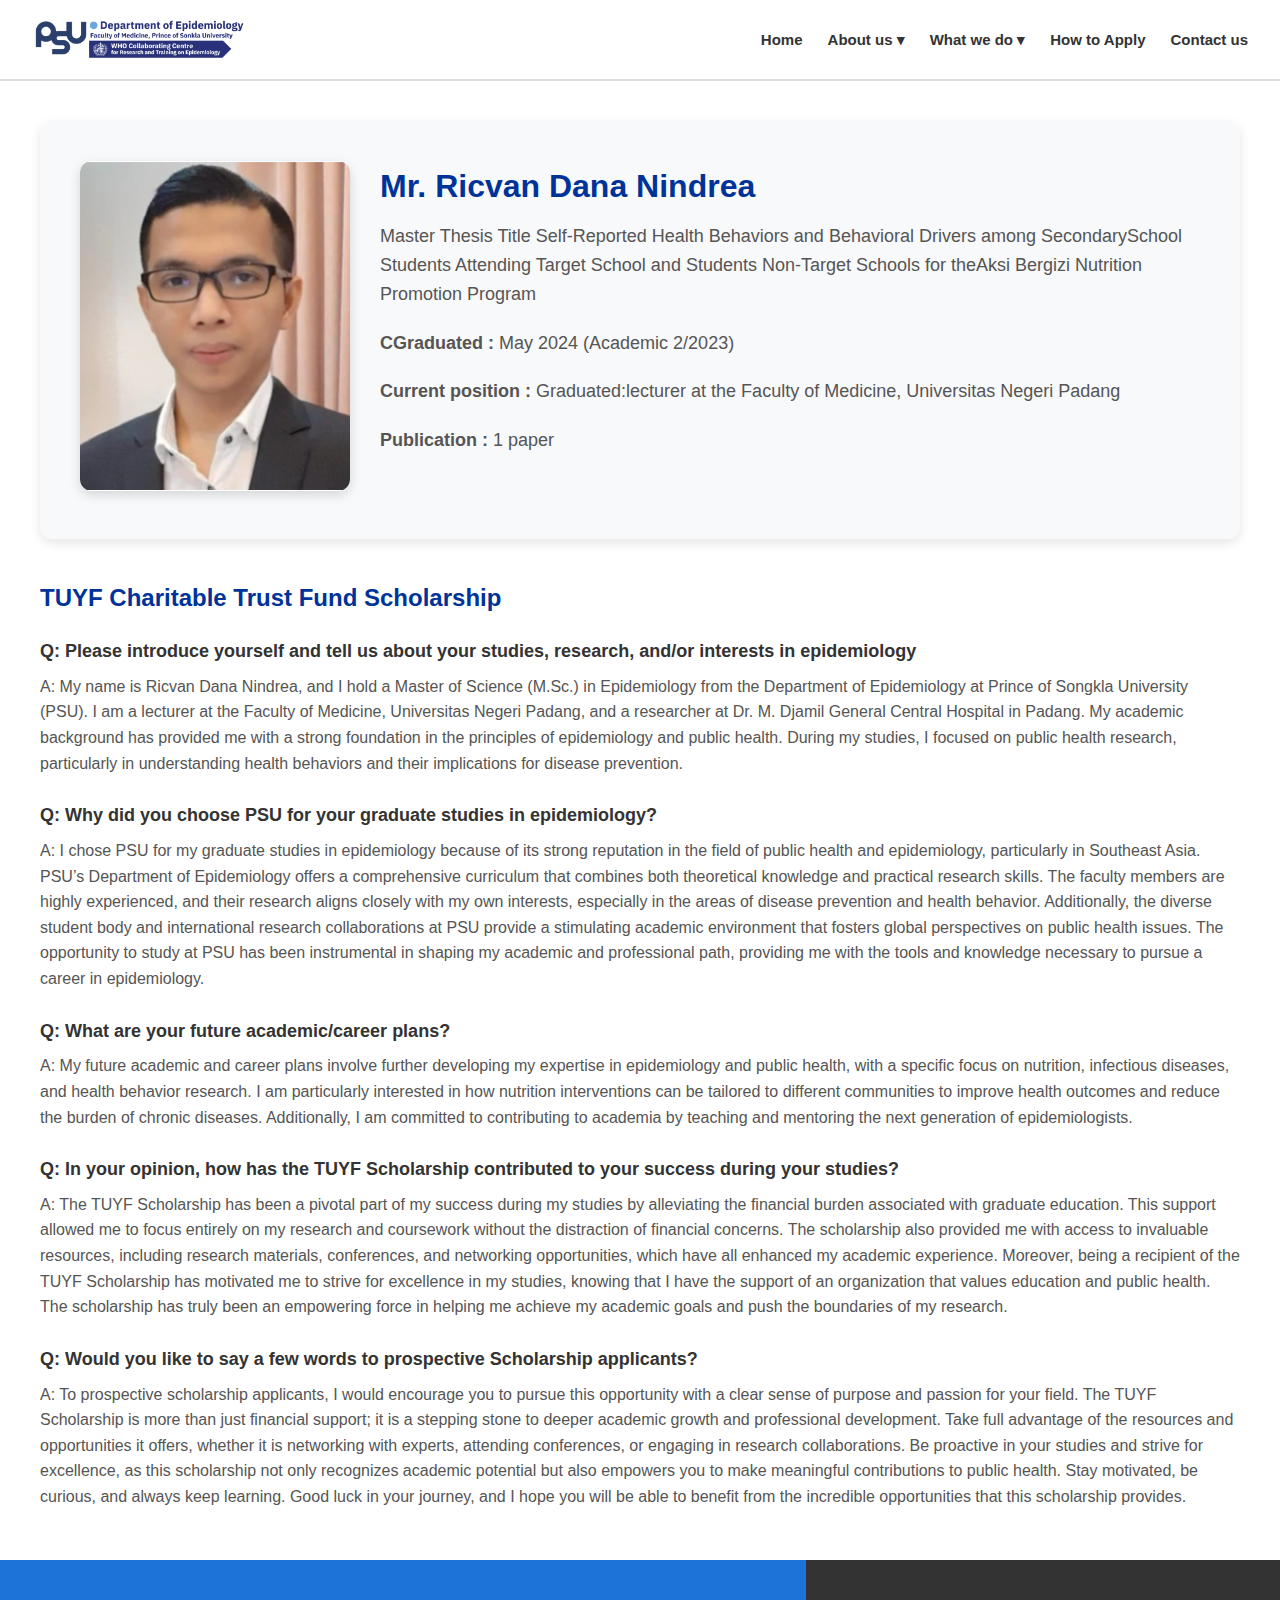
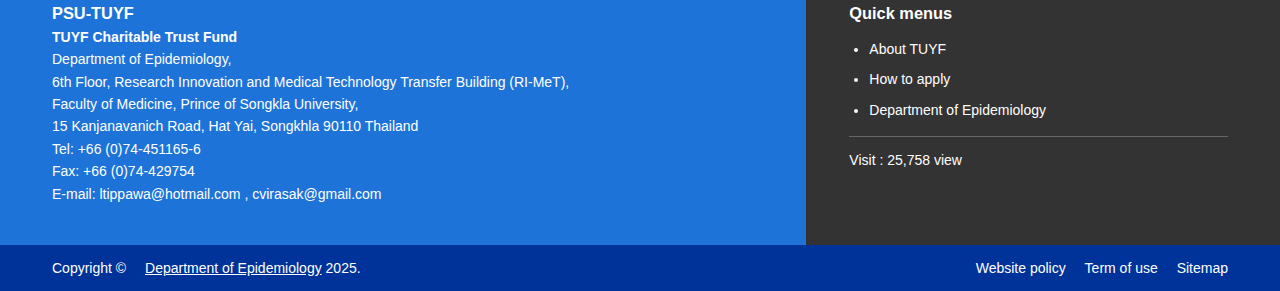
<file: Profile/ProfileRicvan.html>
<!DOCTYPE html>
<html lang="en">
<head>
  <meta charset="UTF-8">
  <meta name="viewport" content="width=device-width, initial-scale=1.0">
  <title>Profile</title>
  <!-- CSS หลัก -->
  <link rel="stylesheet" href="../CSS/style.css">
  <!-- CSS เฉพาะหน้า Profile -->
  <link rel="stylesheet" href="../CSS/Profile.css">
</head>

<body>

   <!-- Navbar -->
<header>
  <div class="container nav">
    <div class="logo">
      <a href="../index.html">
        <img src="../photo/PSU Logo.png" alt="PSU Department of Epidemiology">
      </a>
    </div>

    <nav>
      <ul>
        <li><a href="#">Home</a></li>
        <li class="dropdown">
          <a href="#">About us ▾</a>
          <ul class="dropdown-content">
            <li><a href="#">History</a></li>
            <li><a href="#">Mission</a></li>
            <li><a href="#">Team</a></li>
          </ul>
        </li>
        <li class="dropdown">
          <a href="#">What we do ▾</a>
          <ul class="dropdown-content">
            <li><a href="#">Research</a></li>
            <li><a href="#">Community Outreach</a></li>
            <li><a href="#">Services</a></li>
          </ul>
        </li>
        <li><a href="#">How to Apply</a></li>
        <li><a href="#">Contact us</a></li>
      </ul>
    </nav>
  </div>
</header>

  <!-- Profile Hero -->
<section class="profile-hero">
  <div class="profile-photo">
    <img src="../photo/Ricvan.png" alt="name">
  </div>
  <div class="profile-hero-info">
    <h1>Mr. Ricvan Dana Nindrea</h1>
    <p>Master Thesis Title Self-Reported Health Behaviors and Behavioral Drivers among SecondarySchool Students Attending Target School and Students Non-Target Schools for theAksi Bergizi Nutrition Promotion Program </p>
    <p><b>CGraduated : </b> May 2024 (Academic 2/2023)</p>
    <p><b>Current position : </b> Graduated:lecturer at the Faculty of Medicine, Universitas Negeri Padang</p>
    <p><b>Publication : </b>  1 paper</p>

  </div>
</section>

  <!-- Interview Section -->
  <section class="profile-interview container">
    <h2>TUYF Charitable Trust Fund Scholarship</h2>

    <div class="qa">
      <h3>Q: Please introduce yourself and tell us about your studies, research, and/or interests in epidemiology</h3>
      <p>A: My name is Ricvan Dana Nindrea, and I hold a Master of Science (M.Sc.) in Epidemiology from the Department of Epidemiology at Prince of Songkla University (PSU). I am a lecturer at the Faculty of Medicine, Universitas Negeri Padang, and a researcher at Dr. M. Djamil General Central Hospital in Padang. My academic background has provided me with a strong foundation in the principles of epidemiology and public health. During my studies, I focused on public health research, particularly in understanding health behaviors and their implications for disease prevention.</p>
    </div>
    <div class="qa">
      <h3>Q: Why did you choose PSU for your graduate studies in epidemiology?</h3>
      <p>A: I chose PSU for my graduate studies in epidemiology because of its strong reputation in the field of public health and epidemiology, particularly in Southeast Asia. PSU’s Department of Epidemiology offers a comprehensive curriculum that combines both theoretical knowledge and practical research skills. The faculty members are highly experienced, and their research aligns closely with my own interests, especially in the areas of disease prevention and health behavior. Additionally, the diverse student body and international research collaborations at PSU provide a stimulating academic environment that fosters global perspectives on public health issues. The opportunity to study at PSU has been instrumental in shaping my academic and professional path, providing me with the tools and knowledge necessary to pursue a career in epidemiology.</p>
    </div>
    <div class="qa">
      <h3>Q: What are your future academic/career plans?</h3>
      <p>A: My future academic and career plans involve further developing my expertise in epidemiology and public health, with a specific focus on nutrition, infectious diseases, and health behavior research. I am particularly interested in how nutrition interventions can be tailored to different communities to improve health outcomes and reduce the burden of chronic diseases. Additionally, I am committed to contributing to academia by teaching and mentoring the next generation of epidemiologists.</p>
    </div>
    <div class="qa">
      <h3>Q: In your opinion, how has the TUYF Scholarship contributed to your success during your studies?</h3>
      <p>A: The TUYF Scholarship has been a pivotal part of my success during my studies by alleviating the financial burden associated with graduate education. This support allowed me to focus entirely on my research and coursework without the distraction of financial concerns. The scholarship also provided me with access to invaluable resources, including research materials, conferences, and networking opportunities, which have all enhanced my academic experience. Moreover, being a recipient of the TUYF Scholarship has motivated me to strive for excellence in my studies, knowing that I have the support of an organization that values education and public health. The scholarship has truly been an empowering force in helping me achieve my academic goals and push the boundaries of my research.</p>
    </div>
    <div class="qa">
      <h3>Q: Would you like to say a few words to prospective Scholarship applicants?</h3>
      <p>A: To prospective scholarship applicants, I would encourage you to pursue this opportunity with a clear sense of purpose and passion for your field. The TUYF Scholarship is more than just financial support; it is a stepping stone to deeper academic growth and professional development. Take full advantage of the resources and opportunities it offers, whether it is networking with experts, attending conferences, or engaging in research collaborations. Be proactive in your studies and strive for excellence, as this scholarship not only recognizes academic potential but also empowers you to make meaningful contributions to public health. Stay motivated, be curious, and always keep learning. Good luck in your journey, and I hope you will be able to benefit from the incredible opportunities that this scholarship provides.</p>

    </div>

  </section>

  <footer>
  <!-- Top -->
  <div class="footer-top">
    <div class="footer-inner">
      <!-- Left (ฟ้า) -->
      <div class="footer-left">
        <h3>PSU-TUYF</h3>
        <p><b>TUYF Charitable Trust Fund</b></p>
        <p>
          Department of Epidemiology,<br>
          6th Floor, Research Innovation and Medical Technology Transfer Building (RI-MeT),<br>
          Faculty of Medicine, Prince of Songkla University,<br>
          15 Kanjanavanich Road, Hat Yai, Songkhla 90110 Thailand
        </p>
        <p>
          Tel: +66 (0)74-451165-6<br>
          Fax: +66 (0)74-429754<br>
          E-mail: ltippawa@hotmail.com , cvirasak@gmail.com
        </p>
      </div>

      <!-- Right (ดำ) -->
      <div class="footer-right">
        <h3>Quick menus</h3>
        <ul>
          <li><a href="#">About TUYF</a></li>
          <li><a href="#">How to apply</a></li>
          <li><a href="#">Department of Epidemiology</a></li>
        </ul>
        <hr>
        <p>Visit : 25,758 view</p>
      </div>
    </div>
  </div>

  <!-- Bottom -->
  <div class="footer-bottom">
    <div class="footer-inner">
      <p>Copyright © <a href="#">Department of Epidemiology</a> 2025.</p>
      <div class="footer-links">
        <a href="#">Website policy</a>
        <a href="#">Term of use</a>
        <a href="#">Sitemap</a>
      </div>
    </div>
  </div>
</footer>

</body>
</html>
</file>
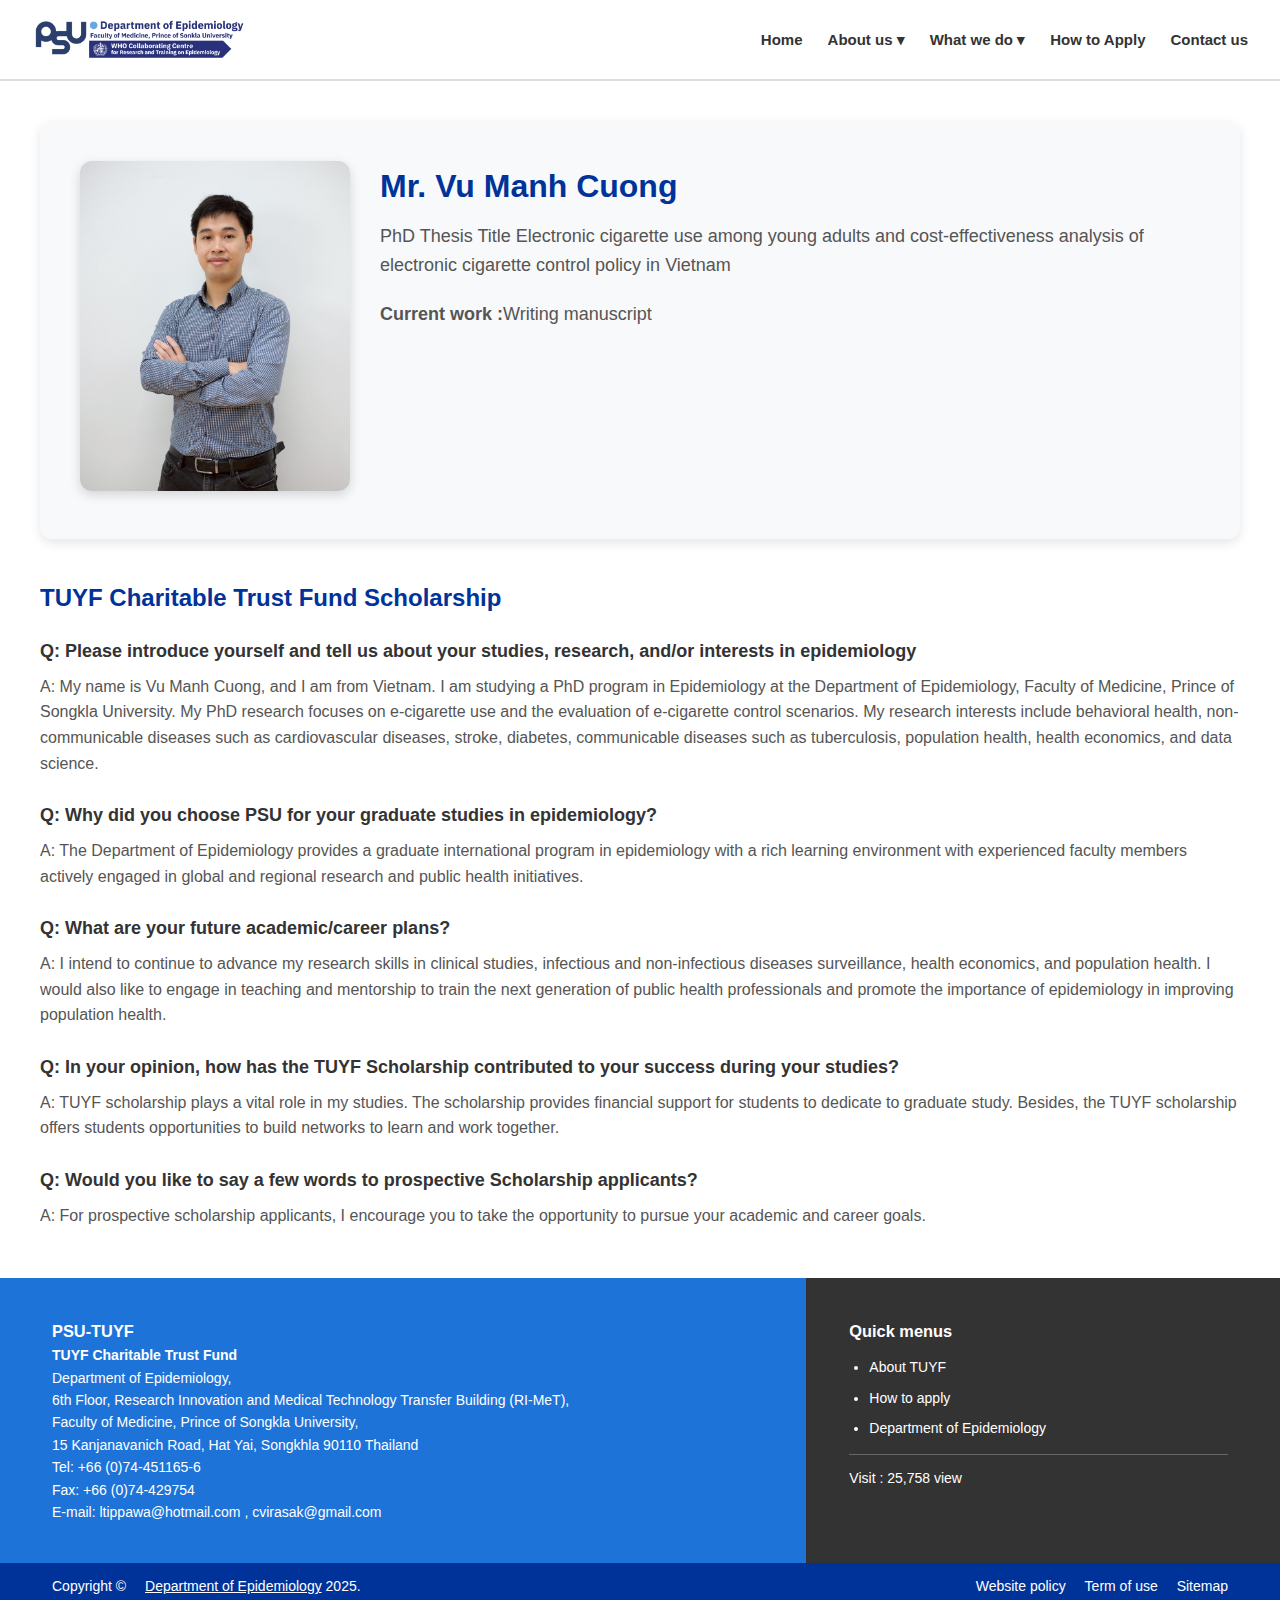
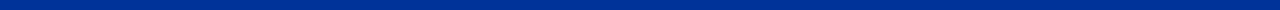
<file: Profile/ProfileVu Manh.html>
<!DOCTYPE html>
<html lang="en">
<head>
  <meta charset="UTF-8">
  <meta name="viewport" content="width=device-width, initial-scale=1.0">
  <title>Profile</title>
  <!-- CSS หลัก -->
  <link rel="stylesheet" href="../CSS/style.css">
  <!-- CSS เฉพาะหน้า Profile -->
  <link rel="stylesheet" href="../CSS/Profile.css">
</head>

<body>

   <!-- Navbar -->
<header>
  <div class="container nav">
    <div class="logo">
      <a href="../index.html">
        <img src="../photo/PSU Logo.png" alt="PSU Department of Epidemiology">
      </a>
    </div>

    <nav>
      <ul>
        <li><a href="#">Home</a></li>
        <li class="dropdown">
          <a href="#">About us ▾</a>
          <ul class="dropdown-content">
            <li><a href="#">History</a></li>
            <li><a href="#">Mission</a></li>
            <li><a href="#">Team</a></li>
          </ul>
        </li>
        <li class="dropdown">
          <a href="#">What we do ▾</a>
          <ul class="dropdown-content">
            <li><a href="#">Research</a></li>
            <li><a href="#">Community Outreach</a></li>
            <li><a href="#">Services</a></li>
          </ul>
        </li>
        <li><a href="#">How to Apply</a></li>
        <li><a href="#">Contact us</a></li>
      </ul>
    </nav>
  </div>
</header>

  <!-- Profile Hero -->
<section class="profile-hero">
  <div class="profile-photo">
    <img src="../photo/Vu_Manh.jpg" alt="name">
  </div>
  <div class="profile-hero-info">
    <h1>Mr. Vu Manh Cuong</h1>
    <p> PhD Thesis Title Electronic cigarette use among young adults and cost-effectiveness analysis of electronic cigarette control policy in Vietnam</p>
    <p><b> Current work :</b>Writing manuscript</p>
  </div>
</section>

  <!-- Interview Section -->
  <section class="profile-interview container">
    <h2>TUYF Charitable Trust Fund Scholarship</h2>

    <div class="qa">
      <h3>Q: Please introduce yourself and tell us about your studies, research, and/or interests in epidemiology</h3>
      <p>A: My name is Vu Manh Cuong, and I am from Vietnam. I am studying a PhD program in Epidemiology at the Department of Epidemiology, Faculty of Medicine, Prince of Songkla University. My PhD research focuses on e-cigarette use and the evaluation of e-cigarette control scenarios. My research interests include behavioral health, non-communicable diseases such as cardiovascular diseases, stroke, diabetes, communicable diseases such as tuberculosis, population health, health economics, and data science.</p>
    </div>
    <div class="qa">
      <h3>Q: Why did you choose PSU for your graduate studies in epidemiology?</h3>
      <p>A: The Department of Epidemiology provides a graduate international program in epidemiology with a rich learning environment with experienced faculty members actively engaged in global and regional research and public health initiatives.</p>
    </div>
    <div class="qa">
      <h3>Q: What are your future academic/career plans?</h3>
      <p>A: I intend to continue to advance my research skills in clinical studies, infectious and non-infectious diseases surveillance, health economics, and population health. I would also like to engage in teaching and mentorship to train the next generation of public health professionals and promote the importance of epidemiology in improving population health.</p>
    </div>
    <div class="qa">
      <h3>Q: In your opinion, how has the TUYF Scholarship contributed to your success during your studies?</h3>
      <p>A: TUYF scholarship plays a vital role in my studies. The scholarship provides financial support for students to dedicate to graduate study. Besides, the TUYF scholarship offers students opportunities to build networks to learn and work together.</p>
    </div>
    <div class="qa">
      <h3>Q: Would you like to say a few words to prospective Scholarship applicants?</h3>
      <p>A: For prospective scholarship applicants, I encourage you to take the opportunity to pursue your academic and career goals.</p>
    </div>

  </section>

  <footer>
  <!-- Top -->
  <div class="footer-top">
    <div class="footer-inner">
      <!-- Left (ฟ้า) -->
      <div class="footer-left">
        <h3>PSU-TUYF</h3>
        <p><b>TUYF Charitable Trust Fund</b></p>
        <p>
          Department of Epidemiology,<br>
          6th Floor, Research Innovation and Medical Technology Transfer Building (RI-MeT),<br>
          Faculty of Medicine, Prince of Songkla University,<br>
          15 Kanjanavanich Road, Hat Yai, Songkhla 90110 Thailand
        </p>
        <p>
          Tel: +66 (0)74-451165-6<br>
          Fax: +66 (0)74-429754<br>
          E-mail: ltippawa@hotmail.com , cvirasak@gmail.com
        </p>
      </div>

      <!-- Right (ดำ) -->
      <div class="footer-right">
        <h3>Quick menus</h3>
        <ul>
          <li><a href="#">About TUYF</a></li>
          <li><a href="#">How to apply</a></li>
          <li><a href="#">Department of Epidemiology</a></li>
        </ul>
        <hr>
        <p>Visit : 25,758 view</p>
      </div>
    </div>
  </div>

  <!-- Bottom -->
  <div class="footer-bottom">
    <div class="footer-inner">
      <p>Copyright © <a href="#">Department of Epidemiology</a> 2025.</p>
      <div class="footer-links">
        <a href="#">Website policy</a>
        <a href="#">Term of use</a>
        <a href="#">Sitemap</a>
      </div>
    </div>
  </div>
</footer>

</body>
</html>
</file>
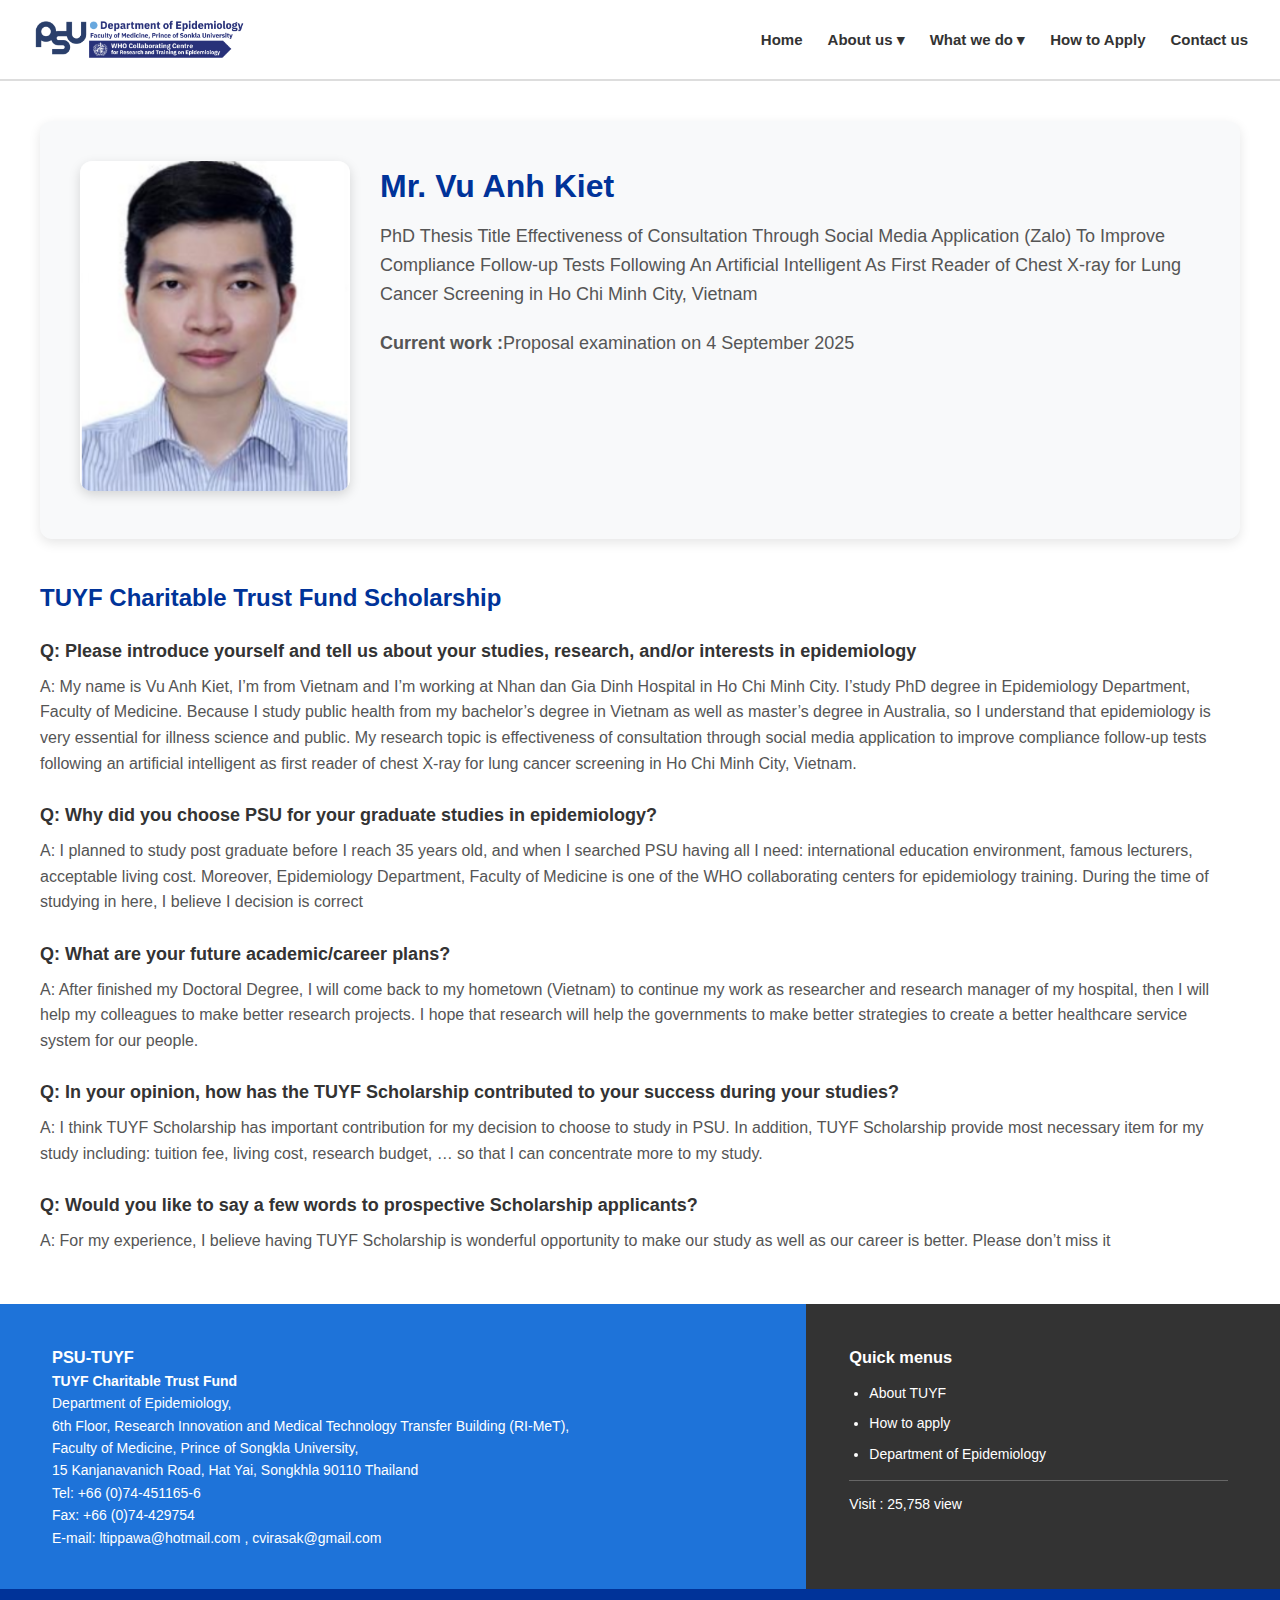
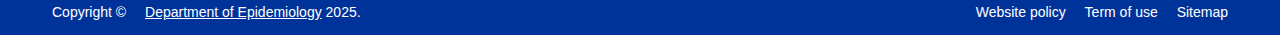
<file: Profile/ProfileVuAnh.html>
<!DOCTYPE html>
<html lang="en">
<head>
  <meta charset="UTF-8">
  <meta name="viewport" content="width=device-width, initial-scale=1.0">
  <title>Profile</title>
  <!-- CSS หลัก -->
  <link rel="stylesheet" href="../CSS/style.css">
  <!-- CSS เฉพาะหน้า Profile -->
  <link rel="stylesheet" href="../CSS/Profile.css">
</head>

<body>

   <!-- Navbar -->
<header>
  <div class="container nav">
    <div class="logo">
      <a href="../index.html">
        <img src="../photo/PSU Logo.png" alt="PSU Department of Epidemiology">
      </a>
    </div>

    <nav>
      <ul>
        <li><a href="#">Home</a></li>
        <li class="dropdown">
          <a href="#">About us ▾</a>
          <ul class="dropdown-content">
            <li><a href="#">History</a></li>
            <li><a href="#">Mission</a></li>
            <li><a href="#">Team</a></li>
          </ul>
        </li>
        <li class="dropdown">
          <a href="#">What we do ▾</a>
          <ul class="dropdown-content">
            <li><a href="#">Research</a></li>
            <li><a href="#">Community Outreach</a></li>
            <li><a href="#">Services</a></li>
          </ul>
        </li>
        <li><a href="#">How to Apply</a></li>
        <li><a href="#">Contact us</a></li>
      </ul>
    </nav>
  </div>
</header>

  <!-- Profile Hero -->
<section class="profile-hero">
  <div class="profile-photo">
    <img src="../photo/Vu Anh.png" alt="name">
  </div>
  <div class="profile-hero-info">
    <h1>Mr. Vu Anh Kiet</h1>
    <p>PhD Thesis Title Effectiveness of Consultation Through Social Media Application (Zalo) To Improve Compliance Follow-up Tests Following An Artificial Intelligent As First Reader of Chest X-ray for Lung Cancer Screening in Ho Chi Minh City, Vietnam</p>
    <p><b> Current work :</b>Proposal examination on 4  September 2025</p>
  </div>
</section>

  <!-- Interview Section -->
  <section class="profile-interview container">
    <h2>TUYF Charitable Trust Fund Scholarship</h2>

    <div class="qa">
      <h3>Q: Please introduce yourself and tell us about your studies, research, and/or interests in epidemiology</h3>
      <p>A: My name is Vu Anh Kiet, I’m from Vietnam and I’m working at Nhan dan Gia Dinh Hospital in Ho Chi Minh City. I’study PhD degree in Epidemiology Department, Faculty of Medicine. Because I study public health from my bachelor’s degree in Vietnam as well as master’s degree in Australia, so I understand that epidemiology is very essential for illness science and public. My research topic is effectiveness of consultation through social media application to improve compliance follow-up tests following an artificial intelligent as first reader of chest X-ray for lung cancer screening in Ho Chi Minh City, Vietnam. </p>
    </div>
    <div class="qa">
      <h3>Q: Why did you choose PSU for your graduate studies in epidemiology?</h3>
      <p>A: I planned to study post graduate before I reach 35 years old, and when I searched PSU having all I need: international education environment, famous lecturers, acceptable living cost. Moreover, Epidemiology Department, Faculty of Medicine is one of the WHO collaborating centers for epidemiology training. During the time of studying in here, I believe I decision is correct</p>
    </div>
    <div class="qa">
      <h3>Q: What are your future academic/career plans?</h3>
      <p>A: After finished my Doctoral Degree, I will come back to my hometown (Vietnam) to continue my work as researcher and research manager of my hospital, then I will help my colleagues to make better research projects. I hope that research will help the governments to make better strategies to create a better healthcare service system for our people.</p>
    </div>
    <div class="qa">
      <h3>Q: In your opinion, how has the TUYF Scholarship contributed to your success during your studies?</h3>
      <p>A: I think TUYF Scholarship has important contribution for my decision to choose to study in PSU. In addition, TUYF Scholarship provide most necessary item for my study including: tuition fee, living cost, research budget, … so that I can concentrate more to my study.</p>
    </div>
    <div class="qa">
      <h3>Q: Would you like to say a few words to prospective Scholarship applicants?</h3>
      <p>A: For my experience, I believe having TUYF Scholarship is wonderful opportunity to make our study as well as our career is better. Please don’t miss it</p>
    </div>

  </section>

  <footer>
  <!-- Top -->
  <div class="footer-top">
    <div class="footer-inner">
      <!-- Left (ฟ้า) -->
      <div class="footer-left">
        <h3>PSU-TUYF</h3>
        <p><b>TUYF Charitable Trust Fund</b></p>
        <p>
          Department of Epidemiology,<br>
          6th Floor, Research Innovation and Medical Technology Transfer Building (RI-MeT),<br>
          Faculty of Medicine, Prince of Songkla University,<br>
          15 Kanjanavanich Road, Hat Yai, Songkhla 90110 Thailand
        </p>
        <p>
          Tel: +66 (0)74-451165-6<br>
          Fax: +66 (0)74-429754<br>
          E-mail: ltippawa@hotmail.com , cvirasak@gmail.com
        </p>
      </div>

      <!-- Right (ดำ) -->
      <div class="footer-right">
        <h3>Quick menus</h3>
        <ul>
          <li><a href="#">About TUYF</a></li>
          <li><a href="#">How to apply</a></li>
          <li><a href="#">Department of Epidemiology</a></li>
        </ul>
        <hr>
        <p>Visit : 25,758 view</p>
      </div>
    </div>
  </div>

  <!-- Bottom -->
  <div class="footer-bottom">
    <div class="footer-inner">
      <p>Copyright © <a href="#">Department of Epidemiology</a> 2025.</p>
      <div class="footer-links">
        <a href="#">Website policy</a>
        <a href="#">Term of use</a>
        <a href="#">Sitemap</a>
      </div>
    </div>
  </div>
</footer>

</body>
</html>
</file>
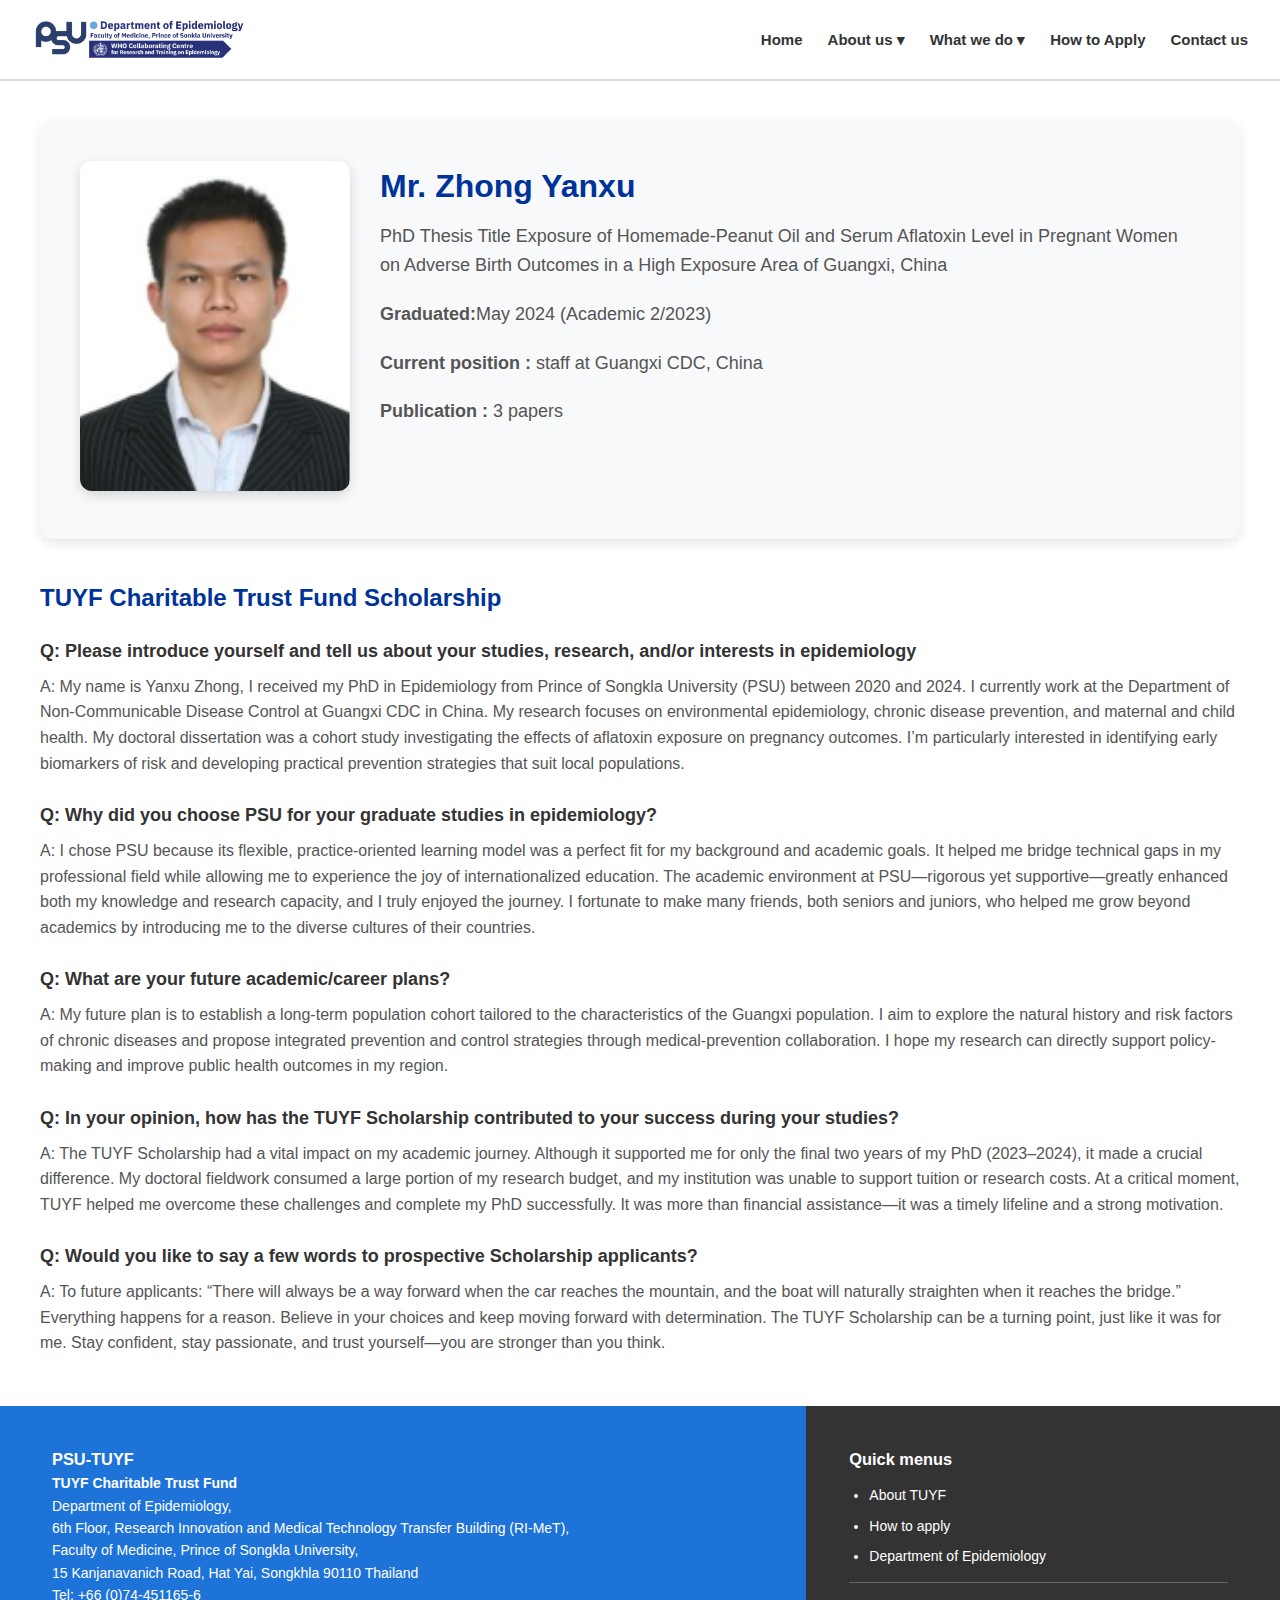
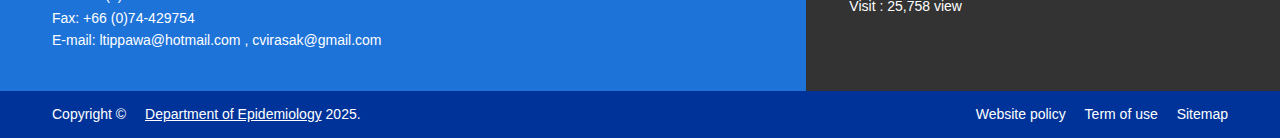
<file: Profile/ProfileZhong.html>
<!DOCTYPE html>
<html lang="en">
<head>
  <meta charset="UTF-8">
  <meta name="viewport" content="width=device-width, initial-scale=1.0">
  <title>Profile</title>
  <!-- CSS หลัก -->
  <link rel="stylesheet" href="../CSS/style.css">
  <!-- CSS เฉพาะหน้า Profile -->
  <link rel="stylesheet" href="../CSS/Profile.css">
</head>

<body>

   <!-- Navbar -->
<header>
  <div class="container nav">
    <div class="logo">
      <a href="../index.html">
        <img src="../photo/PSU Logo.png" alt="PSU Department of Epidemiology">
      </a>
    </div>

    <nav>
      <ul>
        <li><a href="#">Home</a></li>
        <li class="dropdown">
          <a href="#">About us ▾</a>
          <ul class="dropdown-content">
            <li><a href="#">History</a></li>
            <li><a href="#">Mission</a></li>
            <li><a href="#">Team</a></li>
          </ul>
        </li>
        <li class="dropdown">
          <a href="#">What we do ▾</a>
          <ul class="dropdown-content">
            <li><a href="#">Research</a></li>
            <li><a href="#">Community Outreach</a></li>
            <li><a href="#">Services</a></li>
          </ul>
        </li>
        <li><a href="#">How to Apply</a></li>
        <li><a href="#">Contact us</a></li>
      </ul>
    </nav>
  </div>
</header>

  <!-- Profile Hero -->
<section class="profile-hero">
  <div class="profile-photo">
    <img src="../photo/Zhong Yanxu.png" alt="name">
  </div>
  <div class="profile-hero-info">
    <h1>Mr. Zhong Yanxu </h1>
    <p> PhD Thesis Title Exposure of Homemade-Peanut Oil and Serum Aflatoxin Level in Pregnant Women on Adverse Birth Outcomes in a High Exposure Area of Guangxi, China</p>
    <p><b> Graduated:</b>May 2024 (Academic 2/2023)</p>
    <p><b> Current position :</b> staff at Guangxi CDC, China</p>
    <p><b> Publication :</b> 3 papers</p>
  </div>
</section>

  <!-- Interview Section -->
  <section class="profile-interview container">
    <h2>TUYF Charitable Trust Fund Scholarship</h2>

    <div class="qa">
      <h3>Q: Please introduce yourself and tell us about your studies, research, and/or interests in epidemiology</h3>
      <p>A: My name is Yanxu Zhong,  I received my PhD in Epidemiology from Prince of Songkla University (PSU) between 2020 and 2024. I currently work at the Department of Non-Communicable Disease Control at Guangxi CDC in China. My research focuses on environmental epidemiology, chronic disease prevention, and maternal and child health. My doctoral dissertation was a cohort study investigating the effects of aflatoxin exposure on pregnancy outcomes. I’m particularly interested in identifying early biomarkers of risk and developing practical prevention strategies that suit local populations.</p>
    </div>
    <div class="qa">
      <h3>Q: Why did you choose PSU for your graduate studies in epidemiology?</h3>
      <p>A: I chose PSU because its flexible, practice-oriented learning model was a perfect fit for my background and academic goals. It helped me bridge technical gaps in my professional field while allowing me to experience the joy of internationalized education. The academic environment at PSU—rigorous yet supportive—greatly enhanced both my knowledge and research capacity, and I truly enjoyed the journey. I fortunate to make many friends, both seniors and juniors, who helped me grow beyond academics by introducing me to the diverse cultures of their countries.</p>
    </div>
    <div class="qa">
      <h3>Q: What are your future academic/career plans?</h3>
      <p>A: My future plan is to establish a long-term population cohort tailored to the characteristics of the Guangxi population. I aim to explore the natural history and risk factors of chronic diseases and propose integrated prevention and control strategies through medical-prevention collaboration. I hope my research can directly support policy-making and improve public health outcomes in my region.</p>
    </div>
    <div class="qa">
      <h3>Q: In your opinion, how has the TUYF Scholarship contributed to your success during your studies?</h3>
      <p>A: The TUYF Scholarship had a vital impact on my academic journey. Although it supported me for only the final two years of my PhD (2023–2024), it made a crucial difference. My doctoral fieldwork consumed a large portion of my research budget, and my institution was unable to support tuition or research costs. At a critical moment, TUYF helped me overcome these challenges and complete my PhD successfully. It was more than financial assistance—it was a timely lifeline and a strong motivation.</p>
    </div>
    <div class="qa">
      <h3>Q: Would you like to say a few words to prospective Scholarship applicants?</h3>
      <p>A: To future applicants: “There will always be a way forward when the car reaches the mountain, and the boat will naturally straighten when it reaches the bridge.” Everything happens for a reason. Believe in your choices and keep moving forward with determination. The TUYF Scholarship can be a turning point, just like it was for me. Stay confident, stay passionate, and trust yourself—you are stronger than you think.</p>
    </div>

  </section>

  <footer>
  <!-- Top -->
  <div class="footer-top">
    <div class="footer-inner">
      <!-- Left (ฟ้า) -->
      <div class="footer-left">
        <h3>PSU-TUYF</h3>
        <p><b>TUYF Charitable Trust Fund</b></p>
        <p>
          Department of Epidemiology,<br>
          6th Floor, Research Innovation and Medical Technology Transfer Building (RI-MeT),<br>
          Faculty of Medicine, Prince of Songkla University,<br>
          15 Kanjanavanich Road, Hat Yai, Songkhla 90110 Thailand
        </p>
        <p>
          Tel: +66 (0)74-451165-6<br>
          Fax: +66 (0)74-429754<br>
          E-mail: ltippawa@hotmail.com , cvirasak@gmail.com
        </p>
      </div>

      <!-- Right (ดำ) -->
      <div class="footer-right">
        <h3>Quick menus</h3>
        <ul>
          <li><a href="#">About TUYF</a></li>
          <li><a href="#">How to apply</a></li>
          <li><a href="#">Department of Epidemiology</a></li>
        </ul>
        <hr>
        <p>Visit : 25,758 view</p>
      </div>
    </div>
  </div>

  <!-- Bottom -->
  <div class="footer-bottom">
    <div class="footer-inner">
      <p>Copyright © <a href="#">Department of Epidemiology</a> 2025.</p>
      <div class="footer-links">
        <a href="#">Website policy</a>
        <a href="#">Term of use</a>
        <a href="#">Sitemap</a>
      </div>
    </div>
  </div>
</footer>

</body>
</html>
</file>
<file: CSS/Profile.css>
/* 🔹 Profile Hero */
.profile-hero {
  display: flex;
  align-items: flex-start;
  gap: 30px;
  background: #f8f9fa;
  padding: 40px;
  border-radius: 12px;
  box-shadow: 0 4px 12px rgba(0,0,0,0.1);
  margin: 40px auto;
  width: 95%;
  max-width: 1200px;
}

.profile-photo img {
  width: 270px;
  height: 330px;
  object-fit: cover;
  border-radius: 12px;
  box-shadow: 0 4px 12px rgba(0,0,0,0.15);
}

.profile-hero-info {
  flex: 1;
  display: flex;
  flex-direction: column;
  justify-content: flex-start;
}

.profile-hero-info h1 {
  font-size: 32px;
  font-weight: bold;
  margin-bottom: 10px;
  color: #003399;
}

.profile-hero-info p {
  font-size: 18px;
  color: #555;
  margin-bottom: 20px; /* ✅ เพิ่มช่องว่างด้านล่าง */
}

.profile-hero-info h2 {
  font-size: 22px;
  font-weight: bold;
  margin-bottom: 10px;
  color: #333;
}

.profile-hero-info p {
  font-size: 18px;
  color: #555;
}

/* 🔹 Interview Section */
.profile-interview {
  margin: 40px auto;
  width: 95%;
  max-width: 1200px;
}

.profile-interview h2 {
  margin-bottom: 20px;
  color: #003399;
}

.qa {
  margin-bottom: 25px;
}

.qa h3 {
  font-size: 18px;
  color: #333;
  margin-bottom: 8px;
}

.qa p {
  font-size: 16px;
  line-height: 1.6;
  color: #555;
}

/* 📱 Responsive */
@media (max-width: 768px) {
  .profile-hero {
    flex-direction: column;
    align-items: center;
    text-align: center;
  }

  .profile-photo img {
    width: 180px;
    height: 180px;
    border-radius: 50%;
  }
}
</file>
<file: CSS/style.css>
/* Reset */
*{margin:0;padding:0;box-sizing:border-box}
body{font-family:Arial, sans-serif;line-height:1.6;color:#333;background:#fff}

/* Container ให้กึ่งกลางเสมอ */
.container {
  width: 90%;
  max-width: 1200px;
  margin: auto;
}

/* Navbar */
header {
  background: #fff; /* พื้นหลังขาว */
  color: #333;
  padding: 12px 0;
  position: sticky;
  top: 0;
  z-index: 100;
  border-bottom: 2px solid #ddd; /* เส้นแบ่ง */
}

.nav {
  display: flex;
  justify-content: space-between; /* โลโก้ซ้าย เมนูขวา */
  align-items: center;
  width: 95%;
  max-width: 1600px;
  margin: auto;
}

.logo {
  flex: 0 0 auto; /* บังคับให้โลโก้ไม่ยืด */
}
.logo img {
  height: 55px;   /* ขนาดโลโก้ */
  display: block;
}

nav {
  flex: 1; 
  display: flex;
  justify-content: flex-end; /* เมนูชิดขวาสุด */
}

header ul {
  display: flex;
  list-style: none;
  margin: 0;
  padding: 0;
}

header ul li {
  margin-left: 25px;
  position: relative;
}

header ul li a {
  color: #333;
  text-decoration: none;
  font-weight: bold;
  font-size: 15px;
  transition: 0.3s;
}

header ul li a:hover {
  color: #003399; /* น้ำเงิน PSU เวลา hover */
}

/* Dropdown */
.dropdown-content {
  display: none;
  position: absolute;
  background: #fff;
  padding: 10px;
  top: 35px;
  left: 0;
  list-style: none;
  box-shadow: 0 2px 6px rgba(0,0,0,0.15);
  border-radius: 6px;
  min-width: 160px;
  z-index: 200;
}

.dropdown-content li {
  margin: 5px 0;
}

.dropdown-content li a {
  color: #333;
  font-weight: normal;
  font-size: 14px;
  display: block;
  padding: 6px 10px;
}

.dropdown-content li a:hover {
  background: #f0f0f0;
  border-radius: 4px;
}

.dropdown:hover .dropdown-content {
  display: block;
}

/* Responsive: มือถือเมนูเรียงลง */
@media (max-width: 768px) {
  .nav {
    flex-direction: column;
    align-items: flex-start;
  }
  nav {
    width: 100%;
    justify-content: flex-start;
  }
  header ul {
    flex-direction: column;
    width: 100%;
  }
  header ul li {
    margin: 10px 0;
  }
}


/* Dropdown */
.dropdown-content {
  display: none;
  position: absolute;
  background: #fff;
  padding: 10px;
  top: 35px;
  left: 0;
  list-style: none;
  box-shadow: 0 2px 6px rgba(0,0,0,0.15);
  border-radius: 6px;
  min-width: 160px;
  z-index: 200;
}

.dropdown-content li {
  margin: 5px 0;
}

.dropdown-content li a {
  color: #333;
  font-weight: normal;
  font-size: 14px;
  display: block;
  padding: 6px 10px;
}

.dropdown-content li a:hover {
  background: #f0f0f0;
  border-radius: 4px;
}

.dropdown:hover .dropdown-content {
  display: block;
}


/* Hero Section (Responsive Fullscreen Image) */
.hero {
  background-image: url('../photo/Wallpaper.jpg');
  background-repeat: no-repeat;
  background-position: center center; 
  background-size: cover;             
  height: 100vh;                      
  min-height: 1100px;                  
  display: flex;
  align-items: flex-end;              
  justify-content: flex-start;
  padding: 60px;
  position: relative;
  color: white;
  box-sizing: border-box;
  overflow: hidden;
}

/* Overlay (ช่วยให้ข้อความอ่านง่ายขึ้น) */
.hero::before {
  content: "";
  position: absolute;
  top: 0; left: 0;
  width: 100%; height: 100%;
  background: rgba(0, 0, 0, 0.45);
  z-index: 1;
}

/* Content */
.hero-content {
  position: relative;
  z-index: 2; 
  max-width: 700px;
  color: #ffffff;
  text-shadow: 2px 2px 6px rgba(0,0,0,0.8);
}

.hero-content h1 {
  font-size: clamp(32px, 5vw, 54px);
  font-weight: 800;
  margin-bottom: 12px;
}

.hero-content p {
  font-size: clamp(18px, 2.2vw, 22px);
  margin-bottom: 24px;
  font-weight: 500;
  color: #f0f0f0;
}

/* ปุ่ม */
.btn-hero {
  display: inline-block;
  background: #003399;
  color: #fff;
  padding: 12px 28px;
  border-radius: 8px;
  text-decoration: none;
  font-weight: bold;
  font-size: 16px;
  transition: 0.3s;
}

.btn-hero:hover {
  background: #002080;
}

/* 📱 Responsive */
@media (max-width: 768px) {
  .hero {
    height: 70vh;               
    padding: 40px 20px;
    align-items: center;
    text-align: center;
  }

  .hero-content {
    max-width: 95%;
  }

  .btn-hero {
    font-size: 15px;
    padding: 10px 24px;
  }
}



/* About Section */
.about.container {
  width: 95% !important; 
  max-width: 1600px !important; 
  margin: 0 auto;
}

.about-box {
  display: flex;
  align-items: stretch;
  gap: 30px;
  margin: 60px auto;
  width: 95%;
  max-width: 1600px;

}

.about-img, .about-info {
  flex: 1;              /* บังคับให้กว้างเท่ากันครึ่งจอ */
}

.about-img img {
  width: 100%;          /* ให้ภาพเต็มพื้นที่กล่อง */
  height: 100%;
  object-fit: cover;    /* ปรับให้ภาพครอบเต็มไม่บิดเบี้ยว */
  border-radius: 12px;
}

.about-info {
  background: #003399;
  color: white;
  padding: 30px;
  border-radius: 12px;
  display: flex;
  flex-direction: column;
  justify-content: flex-start; 
  align-items: flex-start;     
}

.about-info .btn.secondary {
  margin-top: auto;            
  align-self: flex-start;      
}

.about-img img {
  max-width: 100%;
  border-radius: 12px;
  object-fit: cover;
}

.about-info {
  flex: 1;
  background: #003399;
  color: white;
  padding: 30px;
  border-radius: 12px;
}

.about-info h2 {
  margin-bottom: 18px;
  font-size: 26px;
  font-weight: bold;
}

.about-info p {
  margin-bottom: 12px;
  font-size: 16px;
  line-height: 1.6;
}

.about-info .btn.secondary {
  display: inline-block;
  background: #ffffff;
  color: #003399;
  font-weight: bold;
  padding: 12px 26px;
  border-radius: 6px;
  text-decoration: none;
  margin-top: 12px;
  transition: 0.3s;
}
.about-info .btn.secondary:hover {
  background: #f0f0f0;
}


/* Tabs Section */
.tabs {
  margin: 60px auto;
  width: 95%;
  max-width: 1500px;
  font-family: "Arial", sans-serif;
}

/* แถบเมนู */
.tab-nav {
  display: flex;
  list-style: none;
  justify-content: flex-start;
  margin: 0;
  padding: 0;
  border-bottom: 2px solid #eee; /* เส้นแบ่งด้านล่าง */
}

.tab-nav li {
  padding: 14px 28px;
  margin-right: 4px;
  background: #f8f9fa;
  cursor: pointer;
  font-weight: bold;
  font-size: 16px;
  border-radius: 8px 8px 0 0; /* มุมบนโค้งมน */
  transition: all 0.3s ease;
  color: #333;
}

.tab-nav li:hover {
  background: #e6e6e6;
  color: #003399;
}

/* Active Tab */
.tab-nav li.active {
  background: #003399;
  color: #fff;
  box-shadow: 0 -2px 8px rgba(0,0,0,0.1) inset;
}

/* Highlight Tab */
.tab-nav li.highlight {
  background: #ff6600;
  color: #fff;
}

/* กล่องเนื้อหา */
.tab-box {
  border: 1px solid #ddd;
  border-radius: 0 0 10px 10px;
  padding: 30px;
  background: #fff;
  margin-top: 0;
  font-size: 18px;
  line-height: 1.7;
  box-shadow: 0 2px 10px rgba(0,0,0,0.08);
  animation: fadeIn 0.3s ease-in-out;
}

/* เนื้อหา tab */
.tab-content {
  display: none;
}

.tab-content.active {
  display: block;
}

/* Effect เวลาเปลี่ยน tab */
@keyframes fadeIn {
  from {opacity: 0; transform: translateY(5px);}
  to {opacity: 1; transform: translateY(0);}
}



/* Students Section */
.students {
  margin: 70px auto;
  text-align: center;
  width: 95%;
  max-width: 1600px; /* ขยายกว้างขึ้น */
}

.students h2 {
  margin-bottom: 25px;
  font-size: 28px;
}

.student-carousel {
  overflow: hidden;
  position: relative;
  max-width: 1600px; /* ขยายกว้างขึ้น */
  margin: auto;
}

.student-track {
  display: flex;
  transition: transform 0.5s ease-in-out;
}

.student-card {
  min-width: 25%;
  text-align: center;
  padding: 15px;
}

.student-card img {
  width: 100%;
  height: 430px;        /* ✅ กำหนดความสูงให้คงที่ */
  object-fit: cover;    /* ✅ ครอบให้เต็ม ไม่บิดเบี้ยว */
  border-radius: 12px;
}


.student-card p {
  margin-top: 12px;
  font-weight: bold;
  font-size: 18px;
}

.student-card a {
  display: inline-block;
  margin-top: 6px;
  color: #003399;
  font-size: 15px;
  text-decoration: none;
}

.student-card a span {
  color: #003399;
}

.student-dots {
  text-align: center;
  margin-top: 18px;
}
.student-dots .dot {
  display: inline-block;
  width: 14px;
  height: 14px;
  margin: 6px;
  background: #bbb;
  border-radius: 50%;
  cursor: pointer;
}
.student-dots .dot.active {
  background: #333;
}

/* 🎓 Activities Section */
.activities {
  margin: 70px auto;
  width: 95%;
  max-width: 1600px;
  text-align: center;
  position: relative;
}

.activities-header {
  display: flex;
  justify-content: center;
  align-items: center;
  margin-bottom: 25px;
}

.activities-header h2 {
  font-size: 28px;
  font-weight: bold;
  margin: 0;
}

/* 🎠 Carousel Container */
.activities-carousel {
  position: relative;
  overflow: hidden;
  width: 100%;
}

.activities-track-wrapper {
  overflow: hidden;
  width: 100%;
}

.activities-track {
  display: flex;
  transition: transform 0.6s ease-in-out;
}

/* 📌 Card */
.activity-card {
  flex: 0 0 calc(25% - 20px); /* 4 ใบต่อแถว */
  margin: 0 11px 10px;   
  border-radius: 12px;
  overflow: hidden;
  box-shadow: 0 2px 8px rgba(0,0,0,0.1);
  background: #fff;
  transition: transform 0.3s;
}

.activity-card:hover {
  transform: translateY(-6px);
}

.activity-card img {
  width: 100%;
  height: 200px;
  object-fit: cover;
}

.activity-info {
  padding: 14px;
  text-align: left;
}

.activity-info .title {
  font-weight: bold;
  margin-bottom: 6px;
  font-size: 16px;
  color: #003399;
}

.activity-info .date {
  font-size: 14px;
  color: #666;
}

.activity-info .views {
  font-size: 14px;
  color: #444;
  margin-top: 6px;
  display: flex;
  align-items: center;
  gap: 6px;
}

/* ◀▶ Navigation Buttons */
.activity-btn {
  position: absolute;
  top: 50%;
  transform: translateY(-50%);
  background: rgba(0, 0, 0, 0.5);
  border: none;
  color: #fff;
  font-size: 28px;
  padding: 8px 12px;
  cursor: pointer;
  border-radius: 50%;
  z-index: 20;
  transition: 0.3s;
}

.activity-btn:hover {
  background: rgba(0, 0, 0, 0.8);
}

.activity-btn.prev {
  left: 10px;
}

.activity-btn.next {
  right: 10px;
}

/* 📱 Responsive */
@media (max-width: 1200px) {
  .activity-card {
    flex: 0 0 calc(33.333% - 20px);
  }
}

@media (max-width: 900px) {
  .activity-card {
    flex: 0 0 calc(50% - 20px);
  }
}

@media (max-width: 600px) {
  .activity-card {
    flex: 0 0 100%;
    margin: 0 auto 20px;
  }

  .activity-btn {
    font-size: 22px;
    padding: 6px 10px;
  }
}




/* Footer */
footer {
  margin-top: 50px;
  font-size: 14px;
  color: #fff;
}

/* Container กลางเหมือน Navbar */
.footer-inner {
  width: 95%;
  max-width: 1600px;
  margin: auto;
  display: flex;
  justify-content: space-between;
  gap: 40px;
  padding: 40px 20px;
}

/* Top section */
.footer-top {
  background: linear-gradient(to right, #1e73d9 63%, #333 37%);
}

.footer-left {
  flex: 2;
}

.footer-right {
  flex: 1;
}

.footer-right h3 {
  font-weight: bold;
  margin-bottom: 12px;
}
.footer-right ul {
  list-style: disc;
  padding-left: 20px;
  margin-bottom: 15px;
}
.footer-right ul li {
  margin-bottom: 8px;
}
.footer-right ul li a {
  color: #fff;
  text-decoration: none;
}
.footer-right ul li a:hover {
  text-decoration: underline;
}
.footer-right hr {
  border: none;
  border-top: 1px solid #666;
  margin: 12px 0;
}

/* Bottom */
.footer-bottom {
  background: #003399;
}
.footer-bottom .footer-inner {
  padding: 12px 20px;
  align-items: center;
}
.footer-bottom a {
  color: #fff;
  text-decoration: underline;
  margin-left: 15px;
}
.footer-links a {
  margin-left: 15px;
  text-decoration: none;
  color: #fff;
}
.footer-links a:hover {
  text-decoration: underline;
}

/* Responsive: จอเล็ก */
@media (max-width: 992px) {
  .footer-inner {
    flex-direction: column;
    text-align: center;
  }
  .footer-right ul {
    list-style: none;
    padding: 0;
  }
  .footer-links {
    margin-top: 10px;
  }
  
}
</file>
